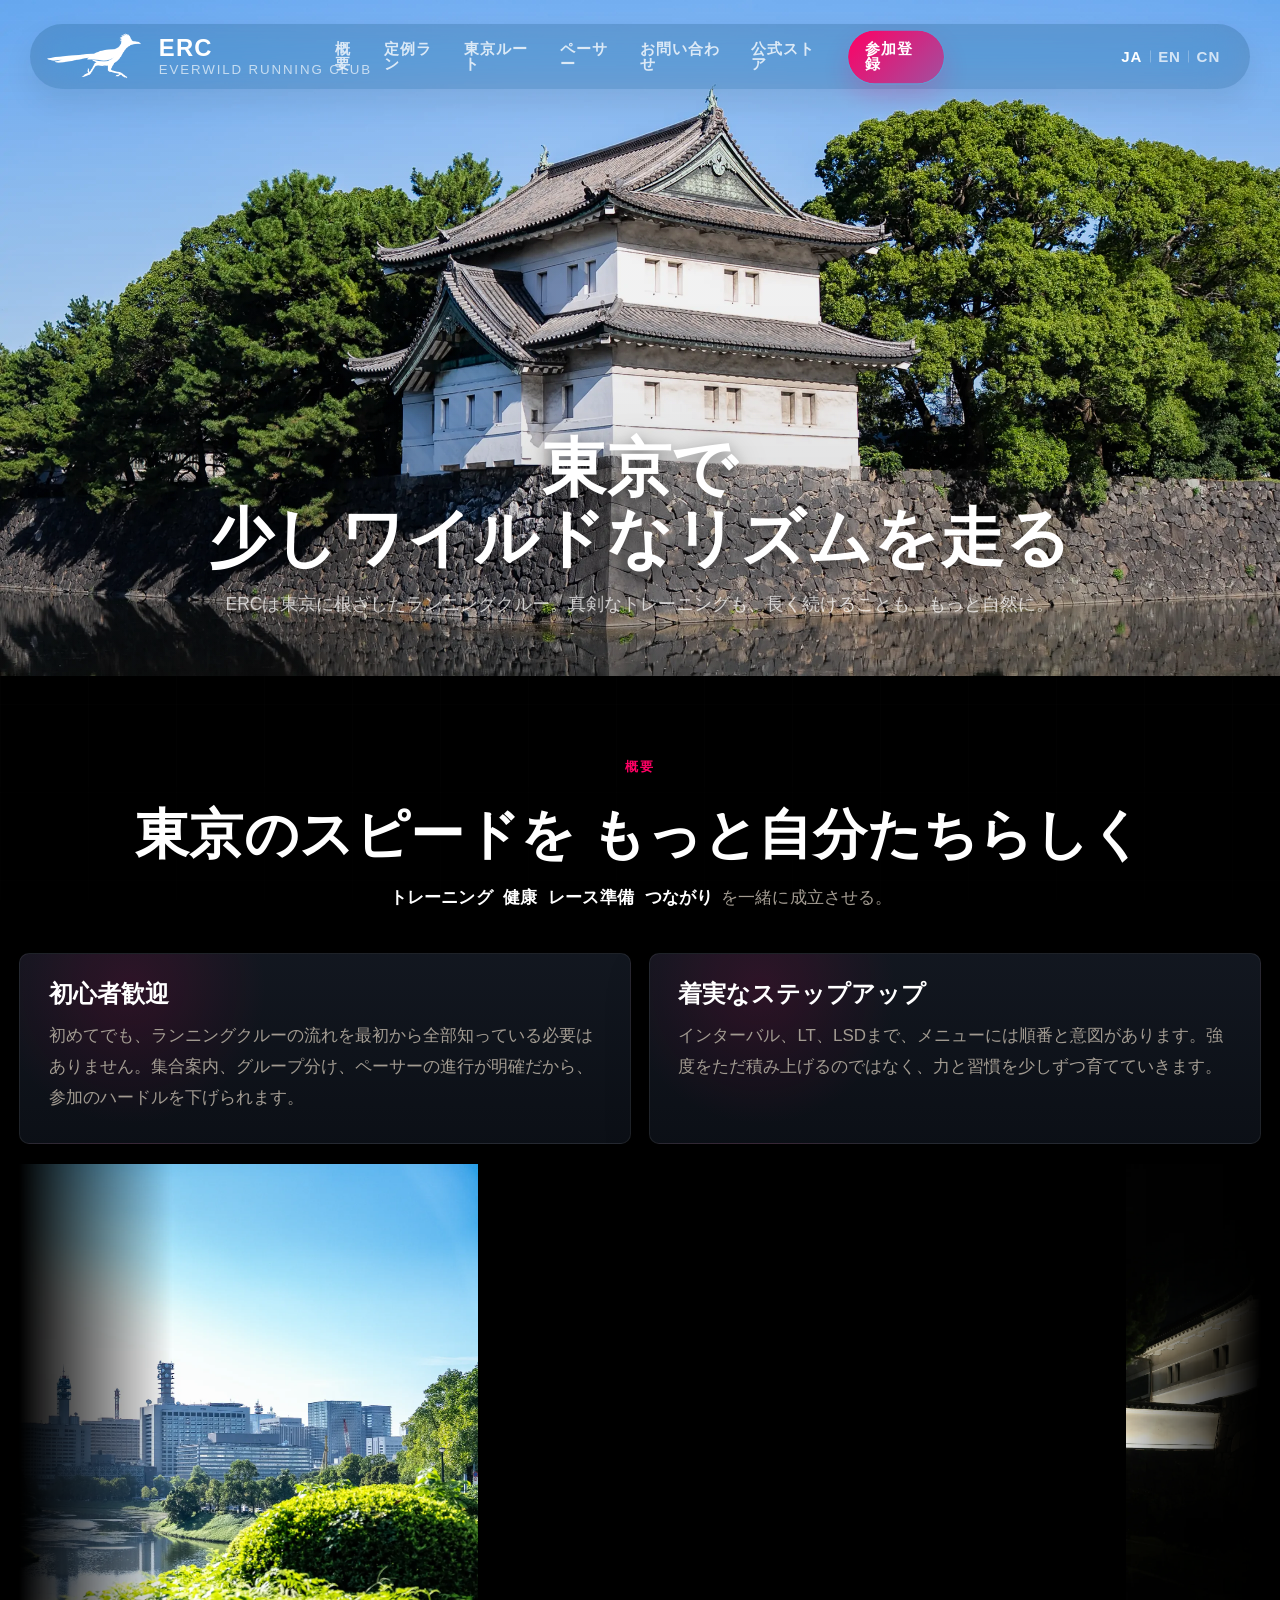
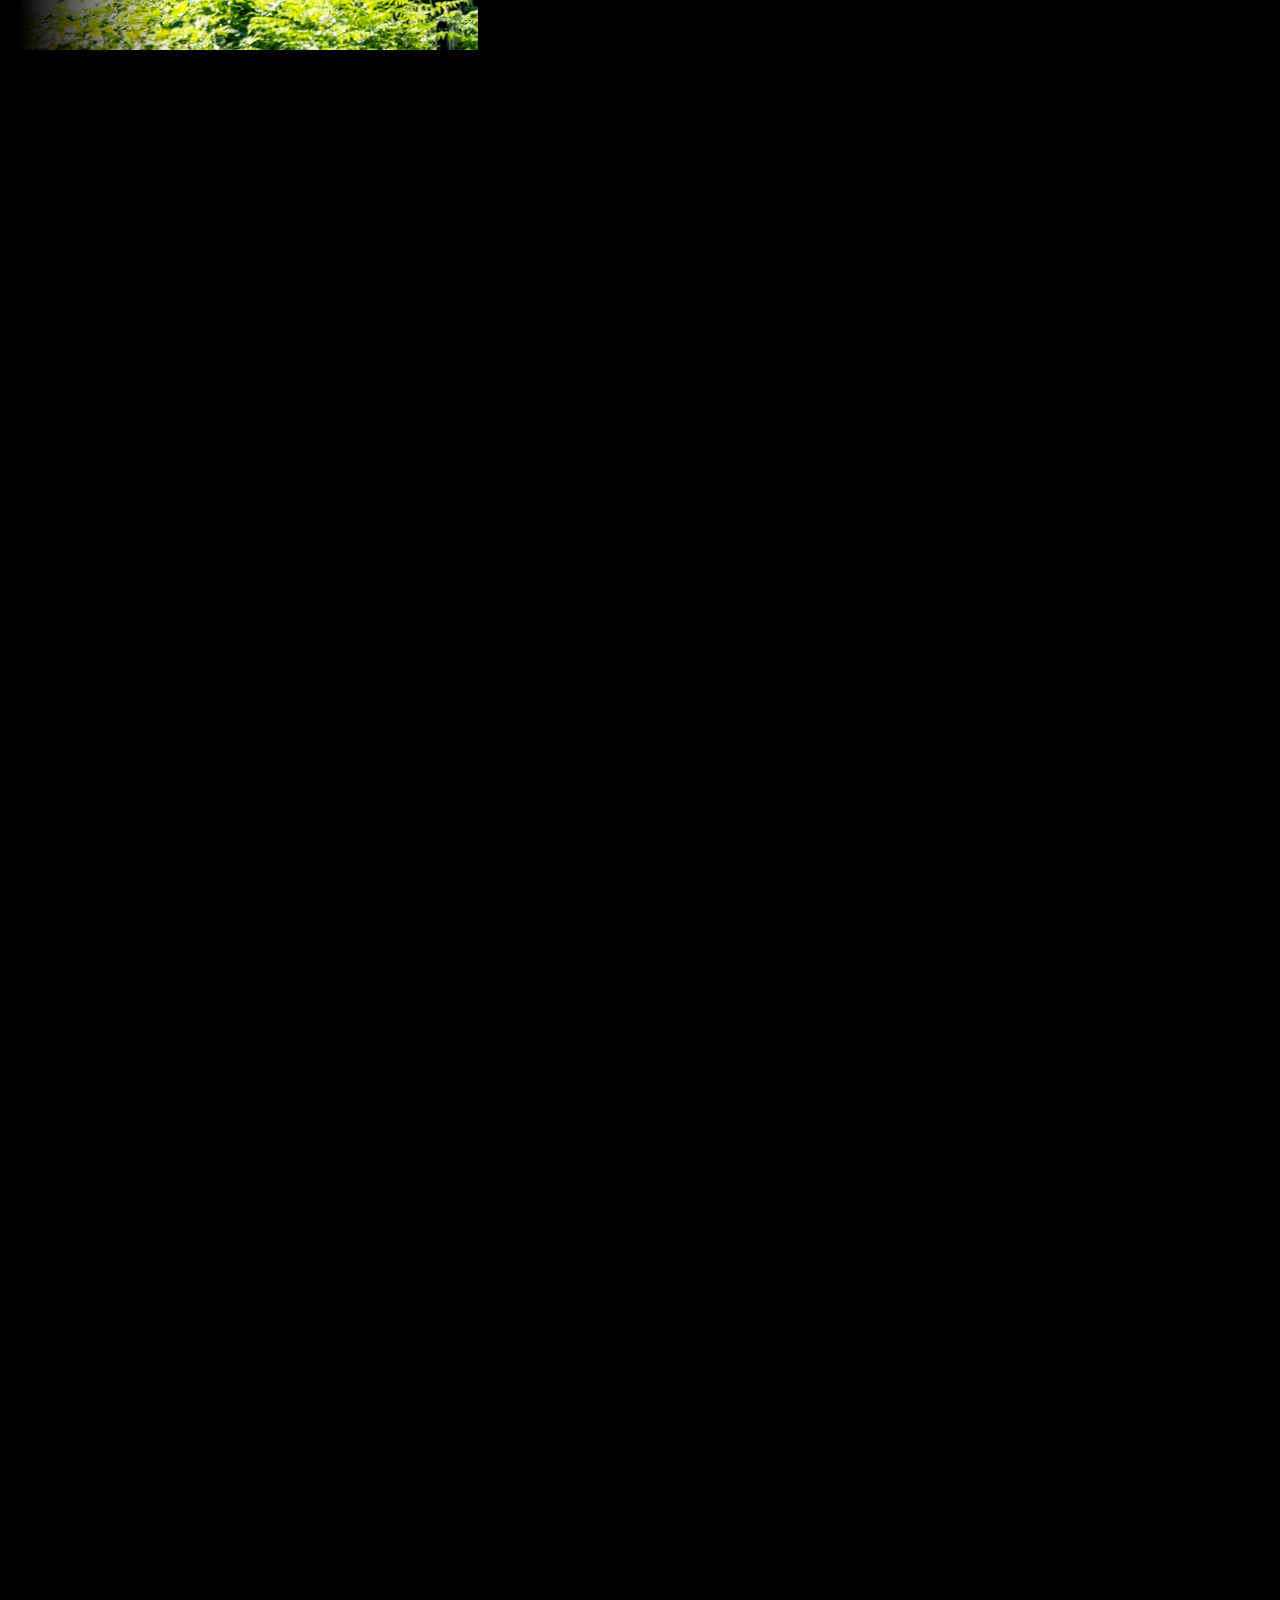
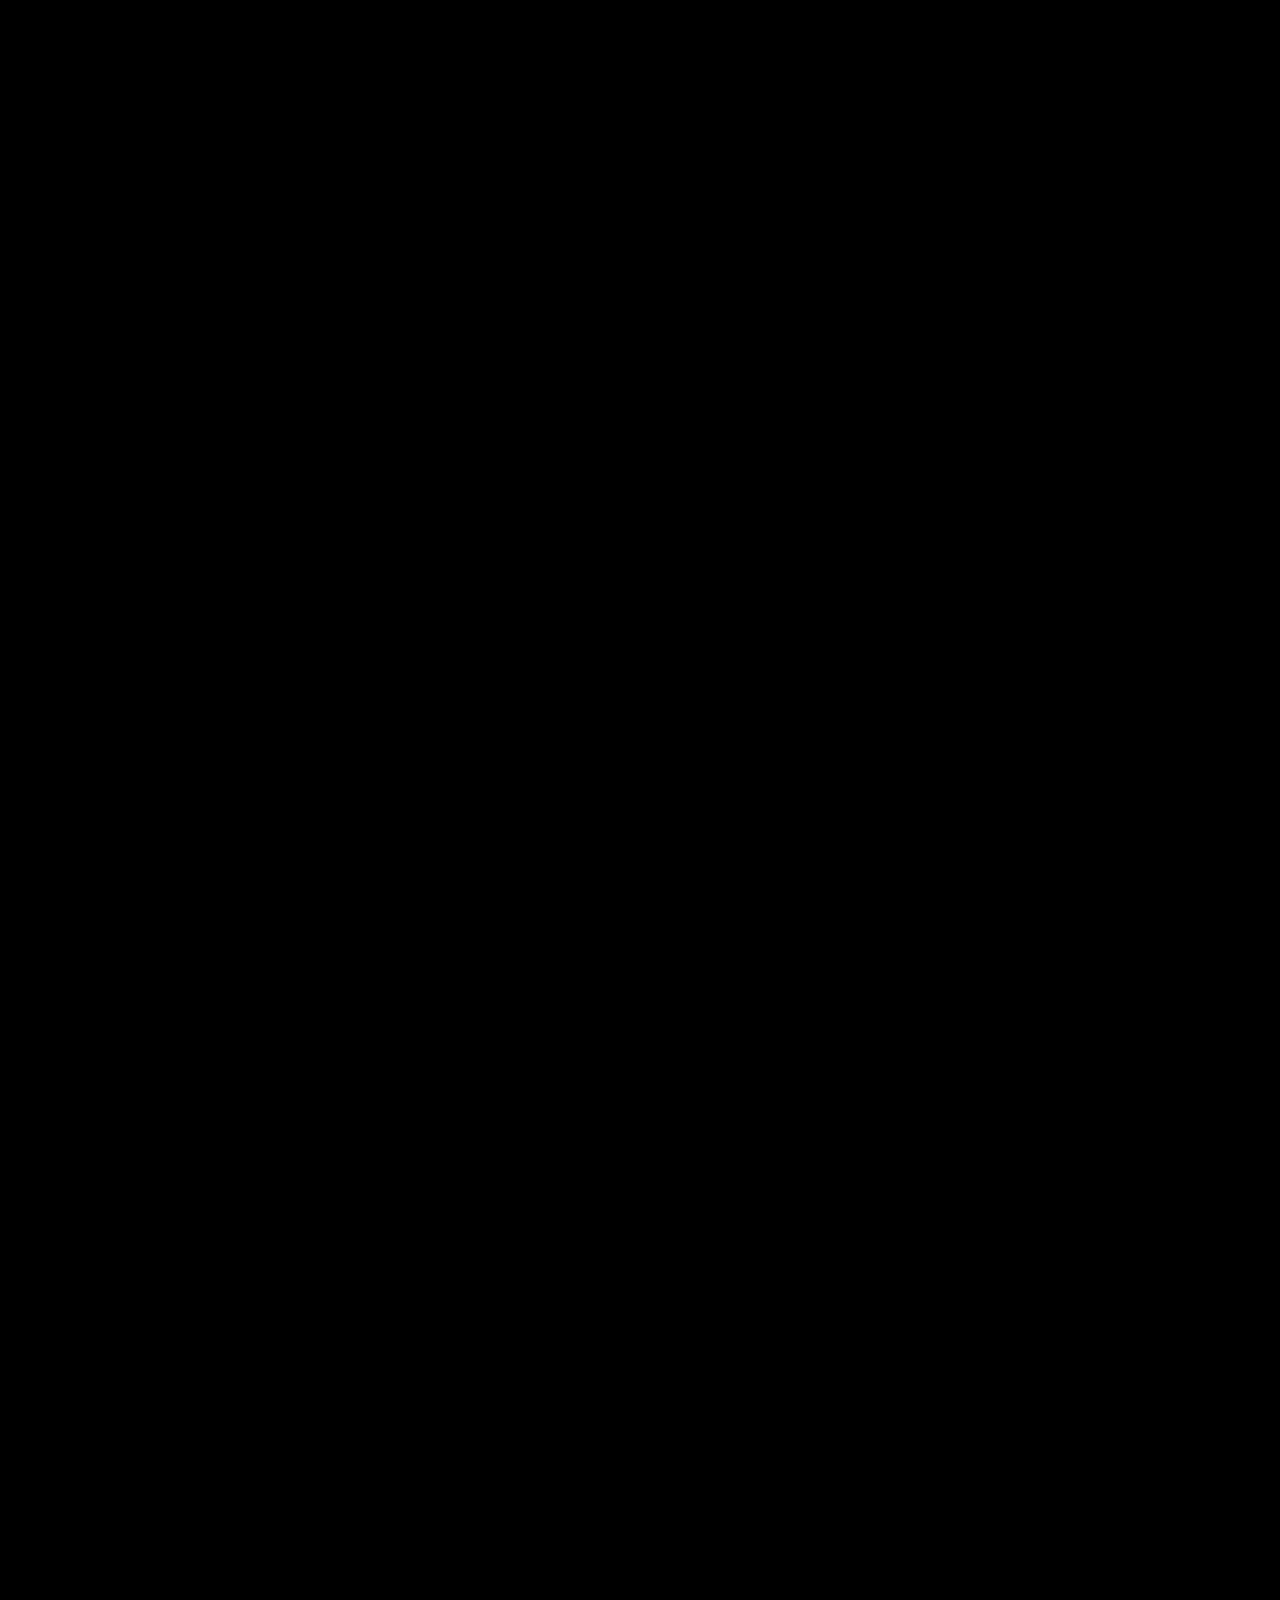
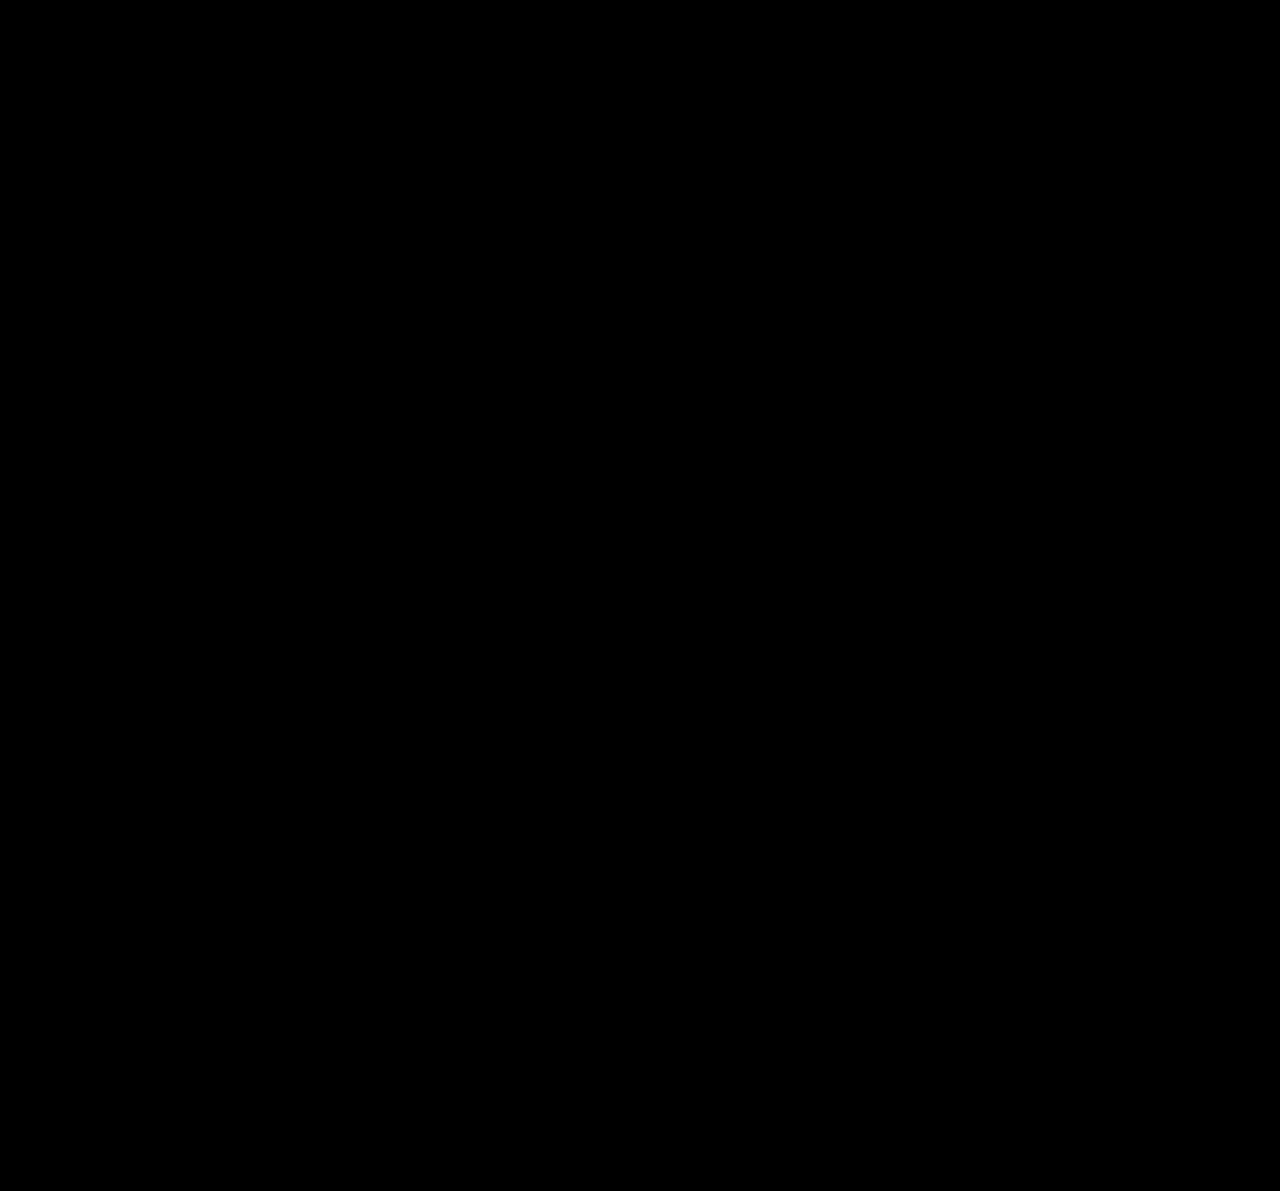
<file: index.html>
﻿<!DOCTYPE html>
<html lang="ja">
<head>
  <meta charset="UTF-8">
  <meta name="viewport" content="width=device-width, initial-scale=1.0">
  <meta name="description" content="Everwild Running Club is a Tokyo running crew built around structured sessions, pace groups, and long-term consistency.">
  <meta name="theme-color" content="#07090d">
  <title>EVERWILD · Running Club</title>
  <link rel="canonical" href="https://www.everwild-runningclub.com/">
  <link rel="icon" type="image/png" sizes="512x512" href="./assets/images/logo/favicon-white-square.png">
  <link rel="apple-touch-icon" href="./assets/images/logo/favicon-white-square.png">
  <meta property="og:type" content="website">
  <meta property="og:site_name" content="EVERWILD">
  <meta property="og:title" content="EVERWILD · Running Club">
  <meta property="og:description" content="A Tokyo running crew built around structured sessions, pace groups, and long-term consistency.">
  <meta property="og:url" content="https://www.everwild-runningclub.com/">
  <meta property="og:image" content="https://www.everwild-runningclub.com/assets/images/logo/everwild-horizontal-white.png">
  <meta name="twitter:card" content="summary">
  <meta name="twitter:title" content="EVERWILD · Running Club">
  <meta name="twitter:description" content="A Tokyo running crew built around structured sessions, pace groups, and long-term consistency.">
  <meta name="twitter:image" content="https://www.everwild-runningclub.com/assets/images/logo/everwild-horizontal-white.png">
  <link rel="stylesheet" href="./assets/css/shared/site-core.css">
  <link rel="stylesheet" href="./assets/css/pages/home.css">
</head>
<body>
  <header class="site-header">
    <div class="shell">
      <a class="brand" href="#top" aria-label="Everwild Running Club">
        <div class="brand-mark">
          <img class="brand-mark-default" src="./assets/images/logo/logo-bird-mark-white-centered.png" alt="ERC logo">
          <img class="brand-mark-hover" src="./assets/images/logo/logo-bird-mark-hot-centered.png" alt="" aria-hidden="true">
        </div>
        <div class="brand-copy">
          <strong>ERC</strong>
          <span data-i18n="brandLine">Everwild Running Club</span>
        </div>
      </a>

      <div class="header-actions">
        <nav class="nav-links" aria-label="Primary navigation">
          <a href="#manifesto" data-i18n="navManifesto">关于我们</a>
          <a href="#schedule" data-i18n="navSchedule">常规活动</a>
          <a href="#routes" data-i18n="navRoutes">东京跑线</a>
          <a href="#pacers" data-i18n="navPacers">配速团队</a>
          <a class="nav-social" href="#join" data-i18n="navSocial">联系我们</a>
          <a href="#shop" data-i18n="navBrands">官方商店</a>
          <a class="nav-signup" href="./signup/index.html" data-i18n="navSignup">立即报名</a>
        </nav>

        <div class="lang-toggle" aria-label="Language switcher">
          <button type="button" class="is-active" data-lang-toggle="ja" aria-pressed="true">JA</button>
          <button type="button" data-lang-toggle="en" aria-pressed="false">EN</button>
          <button type="button" data-lang-toggle="zh" aria-pressed="false">CN</button>
        </div>
      </div>
    </div>
  </header>

  <main id="top">
    <section class="hero">
      <div class="hero-media" data-hero-carousel aria-hidden="true">
        <div class="hero-media-frame">
          <div class="hero-media-track">
            <figure class="hero-slide is-active">
              <img src="./assets/images/hero/hero-1.webp" alt="" loading="eager" fetchpriority="high" decoding="async" width="2560" height="1440">
            </figure>
            <figure class="hero-slide">
              <img src="./assets/images/hero/hero-2.webp" alt="" loading="eager" fetchpriority="low" decoding="async" width="2560" height="1440">
            </figure>
            <figure class="hero-slide">
              <img src="./assets/images/hero/hero-3.webp" alt="" loading="lazy" fetchpriority="low" decoding="async" width="2560" height="1440">
            </figure>
            <figure class="hero-slide">
              <img src="./assets/images/hero/hero-4.webp" alt="" loading="lazy" fetchpriority="low" decoding="async" width="2560" height="1440">
            </figure>
            <figure class="hero-slide">
              <img src="./assets/images/hero/hero-5.webp" alt="" loading="lazy" fetchpriority="low" decoding="async" width="2560" height="1440">
            </figure>
          </div>
        </div>
      </div>

      <div class="hero-grid">
        <div class="hero-copy" data-reveal>
          <h1 data-i18n-html="heroTitle"><span class="hero-line">在东京</span><span class="hero-line">跑出更野一点的节奏</span></h1>
          <p data-i18n="heroBody">ERC 是一个扎根东京的跑团。让认真训练和长期坚持都更容易</p>
        </div>
      </div>
    </section>

    <section id="manifesto">
      <div class="shell">
        <div class="section-intro" data-reveal>
          <div>
            <span class="section-kicker" data-i18n="manifestoKicker">关于我们</span>
            <h2 class="section-title-lockup" data-i18n-html="manifestoTitle">把东京的速度&nbsp;跑得更有风格</h2>
          </div>
          <p class="manifesto-intro-note" data-i18n-html="manifestoClosing">将 <strong>训练</strong> <strong>健康</strong> <strong>备赛</strong> <strong>社交</strong> 四件事一起成立。</p>
        </div>

        <div class="manifesto-grid">
          <div class="manifesto-card-grid">
            <article class="manifesto-card" data-reveal>
              <h3 data-i18n="manifestoCardTitleOne">新手友好</h3>
              <p data-i18n="manifestoCardBodyOne">第一次参加也不需要先懂一整套跑团规则。清楚的集合说明、分组节奏和领跑带队，会让加入这件事更轻松。</p>
            </article>

            <article class="manifesto-card" data-reveal>
              <h3 data-i18n="manifestoCardTitleTwo">科学进阶</h3>
              <p data-i18n="manifestoCardBodyTwo">从间歇、阈值到 LSD，训练安排有层次也有逻辑。不是一味堆强度，而是让能力和习惯都能一步步长出来。</p>
            </article>
          </div>

          <div class="manifesto-gallery" data-reveal>
            <div class="manifesto-carousel" data-manifesto-carousel>
              <div class="manifesto-carousel-frame">
                <div class="manifesto-carousel-track">
                  <figure class="manifesto-slide is-active" style="--slide-ratio: 2 / 3;">
                    <img src="./assets/images/about/about-1.webp" alt="" loading="lazy" decoding="async" width="1201" height="1800">
                  </figure>
                  <figure class="manifesto-slide" style="--slide-ratio: 2 / 3;">
                    <img src="./assets/images/about/about-2.webp" alt="" loading="lazy" decoding="async" width="1201" height="1800">
                  </figure>
                  <figure class="manifesto-slide" style="--slide-ratio: 2 / 3;">
                    <img src="./assets/images/about/about-3.webp" alt="" loading="lazy" decoding="async" width="1201" height="1800">
                  </figure>
                  <figure class="manifesto-slide" style="--slide-ratio: 2 / 3;">
                    <img src="./assets/images/about/about-4.webp" alt="" loading="lazy" decoding="async" width="1200" height="1800">
                  </figure>
                  <figure class="manifesto-slide" style="--slide-ratio: 3 / 2;">
                    <img src="./assets/images/about/about-5.webp" alt="" loading="lazy" decoding="async" width="2000" height="1333">
                  </figure>
                </div>
              </div>

            </div>
          </div>
        </div>
      </div>
    </section>

    <section class="schedule-section" id="schedule">
      <div class="shell">
        <div class="section-intro" data-reveal>
          <div>
            <span class="section-kicker" data-i18n="scheduleKicker">常规活动</span>
            <h2 class="section-title-lockup" data-i18n-html="scheduleTitle">一周五种节奏<br>让训练保持连续</h2>
          </div>
          <p data-i18n="scheduleBody">领跑带队 + 分组进行，让训练质量和加入体验同时成立。</p>
        </div>

        <div class="schedule-grid">
          <article class="schedule-item is-dark" data-reveal>
            <div class="schedule-card">
              <div class="schedule-visual">
                <img src="./assets/images/runs/interval-run.jpg" alt="Interval run session" loading="lazy" width="540" height="801">
              </div>
            </div>
            <div class="schedule-copy">
              <h3 data-i18n="scheduleCardTitleOne">间歇跑</h3>
              <p data-i18n="scheduleCardBodyOne">周二在代代木公园进行间歇跑，适合速度刺激、跑姿控制和更有结构的速度训练。</p>
              <div class="schedule-meta">
                <span class="schedule-day-tag" data-i18n="scheduleDayOne">Tuesday</span>
                <span data-i18n="scheduleMetaOneA">代代木公园</span>
                <span data-i18n="scheduleMetaOneB">19:30 / 约 2 小时</span>
              </div>
            </div>
          </article>

          <article class="schedule-item" data-reveal>
            <div class="schedule-card">
              <div class="schedule-visual">
                <img src="./assets/images/runs/threshold-run.jpg" alt="Threshold run session" loading="lazy" width="540" height="801">
              </div>
            </div>
            <div class="schedule-copy">
              <h3 data-i18n="scheduleCardTitleTwo">乳酸阈值跑</h3>
              <p data-i18n="scheduleCardBodyTwo">周四在皇居做乳酸阈值跑，让持续输出、节奏控制和比赛准备更扎实。</p>
              <div class="schedule-meta">
                <span class="schedule-day-tag" data-i18n="scheduleDayTwo">Thursday</span>
                <span data-i18n="scheduleMetaTwoA">皇居</span>
                <span data-i18n="scheduleMetaTwoB">19:30 / 约 2 小时</span>
              </div>
            </div>
          </article>

          <article class="schedule-item" data-reveal>
            <div class="schedule-card">
              <div class="schedule-visual">
                <img src="./assets/images/runs/social-run.jpg" alt="Social run session" loading="lazy" width="540" height="801">
              </div>
            </div>
            <div class="schedule-copy">
              <h3 data-i18n="scheduleCardTitleThree">欢乐跑</h3>
              <p data-i18n="scheduleCardBodyThree">周五皇居欢乐跑把社交和恢复感加回来，适合一周收尾，也适合第一次感受 ERC 氛围。</p>
              <div class="schedule-meta">
                <span class="schedule-day-tag" data-i18n="scheduleDayThree">Friday</span>
                <span data-i18n="scheduleMetaThreeA">皇居</span>
                <span data-i18n="scheduleMetaThreeB">19:30 / 约 2 小时</span>
              </div>
            </div>
          </article>

          <article class="schedule-item is-dark" data-reveal>
            <div class="schedule-card">
              <div class="schedule-visual">
                <img src="./assets/images/runs/lsd-run.jpg" alt="LSD session" loading="lazy" width="540" height="801">
              </div>
            </div>
            <div class="schedule-copy">
              <h3 data-i18n="scheduleCardTitleFour">LSD</h3>
              <p data-i18n="scheduleCardBodyFour">周六白天安排东京周边 LSD，把有氧底子和耐力容量拉起来，也让队伍在更开阔的场景里一起移动。</p>
              <div class="schedule-meta">
                <span class="schedule-day-tag" data-i18n="scheduleDayFour">Saturday</span>
                <span data-i18n="scheduleMetaFourA">东京周边</span>
                <span data-i18n="scheduleMetaFourB">白天进行</span>
              </div>
            </div>
          </article>

          <article class="schedule-item" data-reveal>
            <div class="schedule-card">
              <div class="schedule-visual">
                <img src="./assets/images/runs/beginner-run.jpg" alt="Beginner run session" loading="lazy" width="540" height="801">
              </div>
            </div>
            <div class="schedule-copy">
              <h3 data-i18n="scheduleCardTitleFive">新人募集跑</h3>
              <p data-i18n="scheduleCardBodyFive">周六白天也安排皇居新人募集跑，让第一次加入的人能在更友好的节奏里认识 ERC、认识路线、认识队友。</p>
              <div class="schedule-meta">
                <span class="schedule-day-tag" data-i18n="scheduleDayFive">Saturday</span>
                <span data-i18n="scheduleMetaFiveA">皇居</span>
                <span data-i18n="scheduleMetaFiveB">白天进行</span>
              </div>
            </div>
          </article>
        </div>
      </div>
    </section>

    <section class="route-section" id="routes">
      <div class="shell">
        <div class="section-intro" data-reveal>
          <div>
            <span class="section-kicker" data-i18n="routesKicker">东京跑线</span>
            <h2 class="section-title-lockup" data-i18n-html="routesTitle">在皇居提速<br>在代代木呼吸</h2>
          </div>
          <p data-i18n="routesBody">这两个场地已经足够构成 ERC 的训练地图。代代木偏速度刺激与热身空间，皇居偏节奏推进与稳定输出，两者一起构成东京跑团最容易被记住的场景。</p>
        </div>

        <div class="route-grid">
          <article class="route-card route-card--imperial" data-reveal>
            <span class="route-label" data-i18n="routeLabelOne">地点 01</span>
            <h3 data-i18n-html="routeTitleOne">Imperial<br>Palace</h3>
            <p data-i18n="routeBodyOne">皇居是 ERC 的稳定主场，承接周四乳酸阈值跑、周五欢乐跑以及周六新人募集跑。它兼具东京标识性和训练秩序感。</p>
          </article>

          <article class="route-card route-card--yoyogi" data-reveal>
            <span class="route-label" data-i18n="routeLabelTwo">地点 02</span>
            <h3 data-i18n-html="routeTitleTwo">代代木公园</h3>
            <p data-i18n="routeBodyTwo">代代木公园承接周二间歇跑，是更灵活、更开阔、也更适合做速度刺激的场地。它让 ERC 除了稳定的城市秩序感之外，也保留更轻更快的呼吸感。</p>
          </article>
        </div>
      </div>
    </section>

    <section class="pacer-section" id="pacers">
      <div class="shell">
        <div class="section-intro" data-reveal>
          <div>
            <span class="section-kicker" data-i18n="pacersKicker">配速团队</span>
            <h2 data-i18n-html="pacersTitle">把节奏带出来<br>把队伍带起来</h2>
          </div>
          <p data-i18n="pacersBody">在 ERC，pacer 的意义不是站在最前面拍照，而是把节奏、分组、安全感和活动体验真的组织起来。当前这版先用角色型介绍，之后你给我真实姓名、照片和配速能力，我就能替换成正式人物页。</p>
        </div>

        <div class="pacer-grid">
          <article class="pacer-card" data-reveal>
            <h3 data-i18n-html="pacerTitleOne">Interval<br>Pacer</h3>
            <p data-i18n="pacerBodyOne">负责周二代代木间歇跑的带队和分组，让每一组都知道热身、主训练和恢复该怎么推进。</p>
            <div class="pacer-tags">
              <span data-i18n="pacerTagOneA">Tuesday</span>
              <span data-i18n="pacerTagOneB">Yoyogi</span>
              <span data-i18n="pacerTagOneC">Speed Work</span>
            </div>
          </article>

          <article class="pacer-card" data-reveal>
            <h3 data-i18n-html="pacerTitleTwo">Threshold<br>Pacer</h3>
            <p data-i18n="pacerBodyTwo">负责周四皇居乳酸阈值跑的节奏控制，避免整队跑得过猛，也让训练更接近真正可持续的阈值刺激。</p>
            <div class="pacer-tags">
              <span data-i18n="pacerTagTwoA">Thursday</span>
              <span data-i18n="pacerTagTwoB">Imperial</span>
              <span data-i18n="pacerTagTwoC">Tempo</span>
            </div>
          </article>

          <article class="pacer-card" data-reveal>
            <h3 data-i18n-html="pacerTitleThree">Social<br>Pacer</h3>
            <p data-i18n="pacerBodyThree">负责周五皇居欢乐跑，让一周的训练在更轻松、更欢迎聊天的氛围里收尾，也最适合带第一次来的成员融入。</p>
            <div class="pacer-tags">
              <span data-i18n="pacerTagThreeA">Friday</span>
              <span data-i18n="pacerTagThreeB">皇居</span>
              <span data-i18n="pacerTagThreeC">Conversation Pace</span>
            </div>
          </article>

          <article class="pacer-card" data-reveal>
            <h3 data-i18n-html="pacerTitleFour">LSD<br>领跑员</h3>
            <p data-i18n="pacerBodyFour">负责周六 LSD 分组和长距离节奏控制，让长距离队伍保持更稳定的执行。</p>
            <div class="pacer-tags">
              <span data-i18n="pacerTagFourA">Saturday</span>
              <span data-i18n="pacerTagFourB">东京周边</span>
              <span data-i18n="pacerTagFourC">Long Run</span>
            </div>
          </article>
        </div>
      </div>
    </section>

    <section class="join-section" id="join">
      <div class="shell">
        <div class="contact-stage" data-reveal>
          <span class="section-kicker contact-kicker" data-i18n="joinKicker">联系我们</span>
          <div class="contact-icons">
            <a class="contact-icon contact-icon--xhs" href="https://www.xiaohongshu.com/user/profile/6888df4600000000280300a7" target="_blank" rel="noreferrer" aria-label="Xiaohongshu"></a>
            <a class="contact-icon contact-icon--ins" href="https://www.instagram.com/everwildrunningclub" target="_blank" rel="noreferrer" aria-label="Instagram"></a>
            <a class="contact-icon contact-icon--threads" href="https://www.threads.com/@everwildrunningclub" target="_blank" rel="noreferrer" aria-label="Threads"></a>
            <a class="contact-icon contact-icon--tiktok" href="https://www.tiktok.com/@everwildrunningclub" target="_blank" rel="noreferrer" aria-label="TikTok"></a>
            <span class="contact-icon contact-icon--x" aria-label="X"></span>
            <a class="contact-icon contact-icon--youtube" href="https://youtube.com/@everwildrunningclub" target="_blank" rel="noreferrer" aria-label="YouTube"></a>
          </div>
        </div>
      </div>
    </section>

    <section class="brands-section" id="shop">
      <div class="shell">
        <div class="brands-stage">
          <span class="section-kicker brands-kicker" data-i18n="shopKicker" data-reveal>官方商店</span>

          <div class="brand-network brand-network--shop">
            <div class="brand-node brand-node--gear brand-node--shop" data-reveal>
              <div class="brand-visual">
                <img src="./assets/images/logo/everwild-gear-horizontal-white.png" alt="EVERWILD G.E.A.R. logo" loading="lazy" decoding="async">
              </div>
            </div>
          </div>
        </div>
      </div>
    </section>

    <section class="signup-section" id="signup">
      <div class="shell">
        <div class="signup-card" data-reveal>
          <div class="signup-card-copy">
            <span class="section-kicker signup-card-kicker" data-i18n="signupKicker">立即报名</span>
            <h2 class="signup-title" data-i18n-html="signupTitle"><span class="section-title-line">和 ERC 一起开跑</span></h2>
            <p data-i18n="signupBody">填写独立报名页，留下基础信息和训练目标。我们会按活动节奏和分组方式，帮你更顺地加入第一场活动。</p>
          </div>

          <div class="signup-actions signup-card-actions">
            <a class="button button-secondary" href="#schedule" data-i18n="signupBrowse">查看活动</a>
            <a class="button button-primary" href="./signup/index.html" data-i18n="signupPrimary">立即报名</a>
          </div>
        </div>
      </div>
    </section>

    <section class="partners-section" id="partners">
      <div class="shell">
        <div class="partners-stage">
          <span class="section-kicker partners-kicker" data-i18n="partnersKicker" data-reveal>合作伙伴</span>

          <div class="partner-network">
            <a class="partner-link" href="https://www.nedao.com/" target="_blank" rel="noreferrer" aria-label="NEDAO" data-reveal>
              <img src="./assets/images/logo/nedao.avif" alt="NEDAO logo" loading="lazy" decoding="async">
            </a>
          </div>
        </div>
      </div>
    </section>

    <section class="brands-section" id="brands">
      <div class="shell">
        <div class="brands-stage">
          <span class="section-kicker brands-kicker" data-i18n="brandsKicker" data-reveal>品牌矩阵</span>

          <div class="brand-network">
            <div class="brand-node brand-node--core" data-reveal>
              <div class="brand-visual">
                <img src="./assets/images/logo/everwild-horizontal-white.png" alt="EVERWILD logo" loading="lazy" decoding="async">
              </div>
            </div>

            <span class="brand-divider" aria-hidden="true"></span>

            <div class="brand-node brand-node--gear" data-reveal>
              <div class="brand-visual">
                <img src="./assets/images/logo/everwild-gear-horizontal-white.png" alt="EVERWILD G.E.A.R. logo" loading="lazy" decoding="async">
              </div>
            </div>

            <span class="brand-divider" aria-hidden="true"></span>

            <div class="brand-node brand-node--club" data-reveal>
              <div class="brand-visual brand-visual--club">
                <img class="brand-card-mark" src="./assets/images/logo/logo-bird-mark-white-centered.png" alt="" loading="lazy" decoding="async">
                <div class="brand-card-club-lockup">
                  <strong>EVERWILD</strong>
                  <span>Running Club</span>
                </div>
              </div>
            </div>
          </div>
        </div>
      </div>
    </section>
  </main>

  <footer class="site-footer">
    <div class="footer-bar">
      <div class="footer-branding">
        <span class="footer-overline" data-i18n="footerBrandTitle">EVERWILD · Everwild Running Club</span>
        <span class="footer-brand">
          <span data-i18n="footerLeft">© 2026 EVERWILD株式会社. All Rights Reserved.</span>
        </span>
      </div>
      <div class="footer-links">
        <div class="footer-group">
          <span class="footer-group-title" data-i18n="footerContactTitle">联系方式</span>
          <div class="footer-link-list">
            <a class="footer-link" href="mailto:everwildrunningclub@gmail.com" data-i18n="footerContactEmail">everwildrunningclub@gmail.com</a>
          </div>
          <span class="footer-group-title" data-i18n="footerBizTitle">商务合作</span>
          <div class="footer-link-list">
            <a class="footer-link" href="mailto:everwild.global@gmail.com" data-i18n="footerBizEmail">everwild.global@gmail.com</a>
          </div>
        </div>
        <div class="footer-group">
          <span class="footer-group-title" data-i18n="footerLegalTitle">法务信息</span>
          <div class="footer-link-list">
            <a class="footer-link" href="./legal/index.html" data-i18n="footerLegalLink">查看法务信息</a>
          </div>
        </div>
        <div class="footer-group">
          <span class="footer-group-title" data-i18n="footerPolicyTitle">隐私与条款</span>
          <div class="footer-link-list">
            <a class="footer-link" href="./privacy/index.html" data-i18n="footerPrivacy">隐私政策</a>
            <a class="footer-link" href="./terms/index.html" data-i18n="footerTerms">使用条款</a>
          </div>
        </div>
      </div>
    </div>
  </footer>

  <script src="./assets/js/shared/site-i18n.js"></script>
  <script src="./assets/js/pages/home.js"></script>
</body>
</html>
</file>
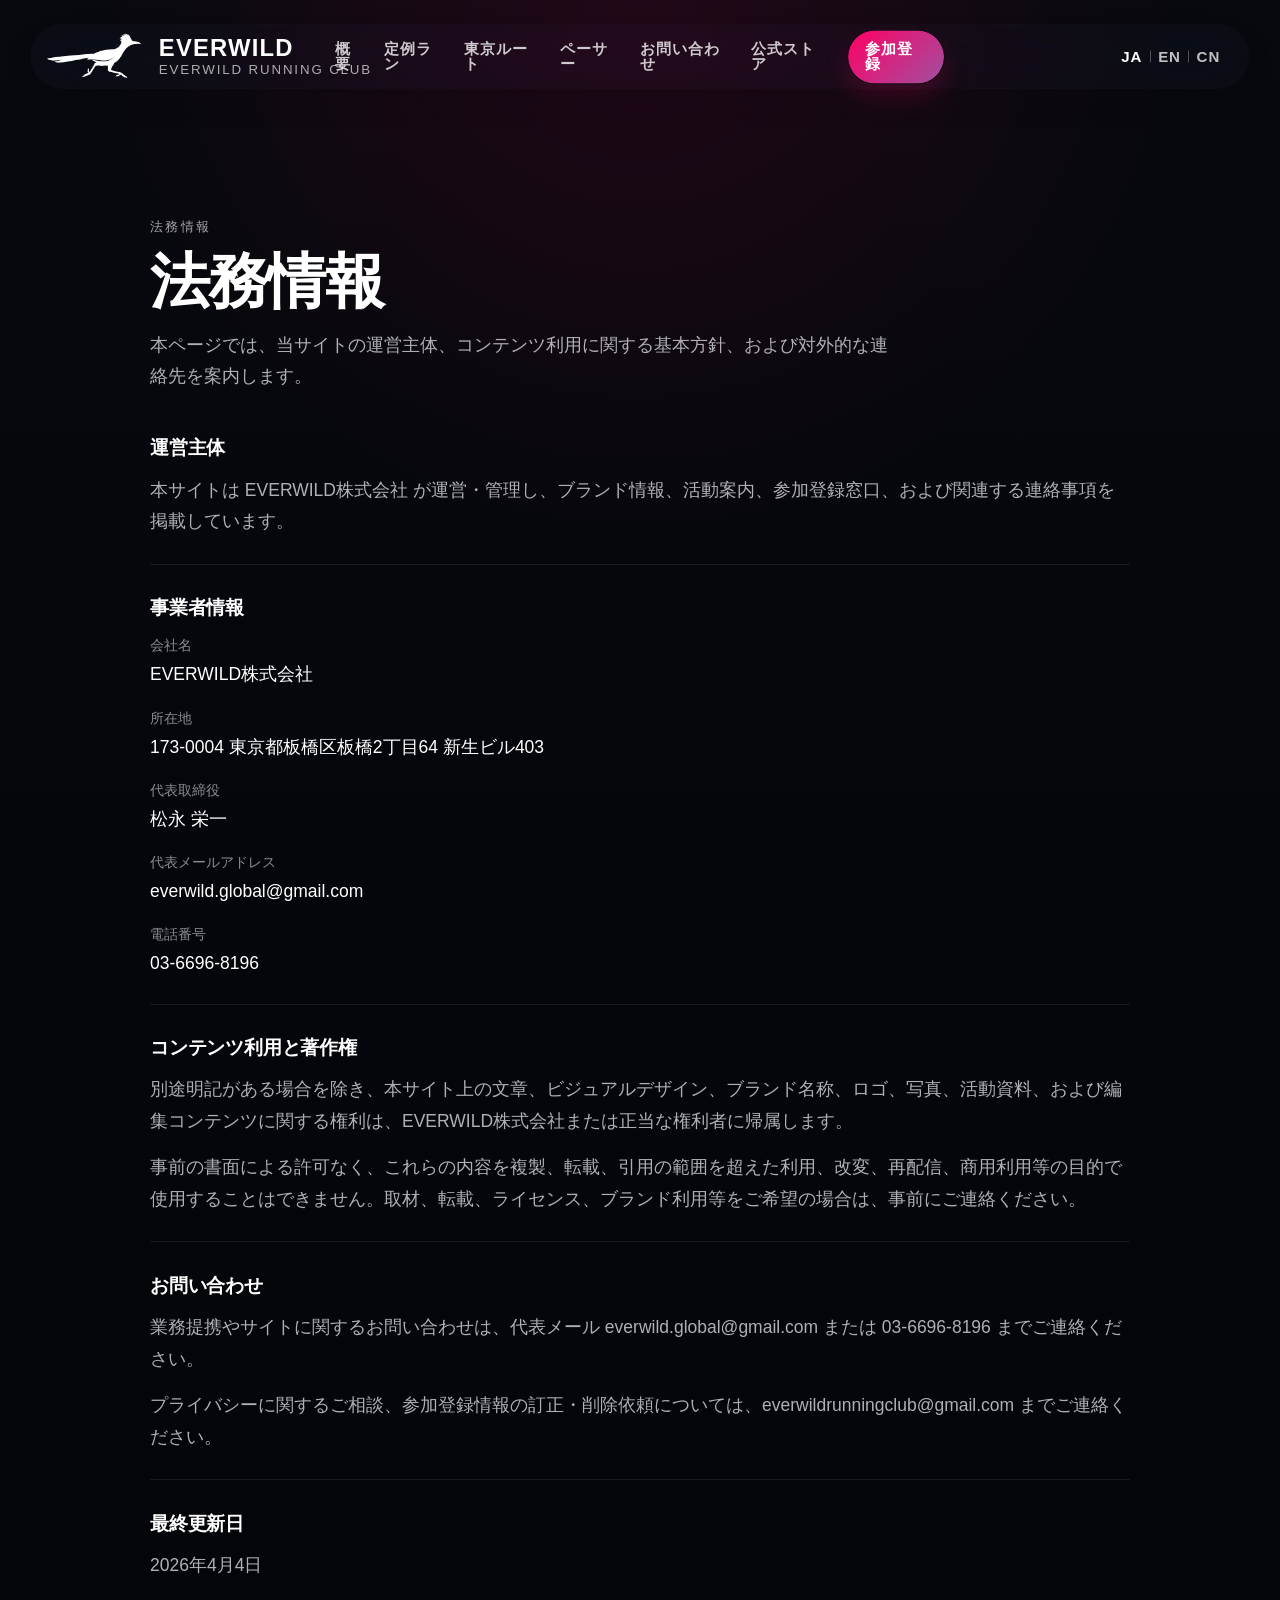
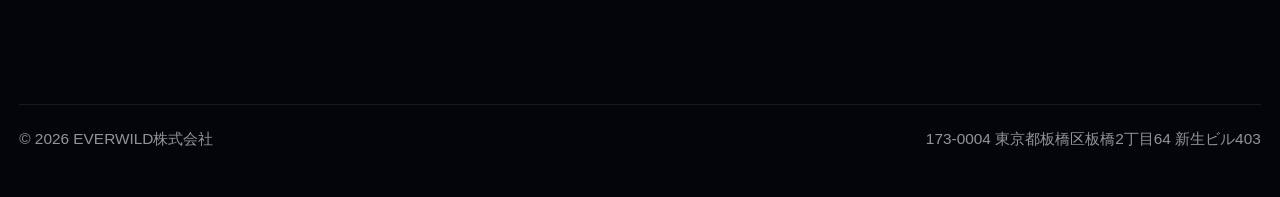
<file: legal/index.html>
﻿<!DOCTYPE html>
<html lang="ja">
<head>
  <meta charset="UTF-8">
  <meta name="viewport" content="width=device-width, initial-scale=1.0">
  <meta name="description" content="EVERWILD の運営主体、連絡先、ブランド使用に関する基本情報をまとめた法務情報ページです。">
  <meta name="theme-color" content="#07090d">
  <title>EVERWILD · 法務情報</title>
  <link rel="canonical" href="https://www.everwild-runningclub.com/legal/">
  <link rel="icon" type="image/png" sizes="512x512" href="../assets/images/logo/favicon-white-square.png">
  <link rel="apple-touch-icon" href="../assets/images/logo/favicon-white-square.png">
  <meta property="og:type" content="website">
  <meta property="og:site_name" content="EVERWILD">
  <meta property="og:title" content="EVERWILD · 法務情報">
  <meta property="og:description" content="EVERWILD の運営主体、連絡先、ブランド使用に関する基本情報をまとめた法務情報ページです。">
  <meta property="og:url" content="https://www.everwild-runningclub.com/legal/">
  <meta property="og:image" content="https://www.everwild-runningclub.com/assets/images/logo/everwild-horizontal-white.png">
  <meta name="twitter:card" content="summary">
  <meta name="twitter:title" content="EVERWILD · 法務情報">
  <meta name="twitter:description" content="EVERWILD の運営主体、連絡先、ブランド使用に関する基本情報をまとめた法務情報ページです。">
  <meta name="twitter:image" content="https://www.everwild-runningclub.com/assets/images/logo/everwild-horizontal-white.png">
  <link rel="stylesheet" href="../assets/css/shared/site-core.css">
  <link rel="stylesheet" href="../assets/css/pages/legal.css">
</head>
<body>
  <header class="site-header">
    <div class="shell">
      <a class="brand" href="../index.html">
        <span class="brand-mark" aria-hidden="true">
          <img class="brand-mark-default" src="../assets/images/logo/logo-bird-mark-white-centered.png" alt="ERC logo">
          <img class="brand-mark-hover" src="../assets/images/logo/logo-bird-mark-hot-centered.png" alt="">
        </span>
        <span class="brand-copy">
          <strong>EVERWILD</strong>
          <span data-i18n="brandLine">Everwild Running Club</span>
        </span>
      </a>

      <div class="header-actions">
        <nav class="nav-links" aria-label="Primary">
          <a class="nav-link" href="../index.html#manifesto" data-i18n="navManifesto">关于我们</a>
          <a class="nav-link" href="../index.html#schedule" data-i18n="navSchedule">常规活动</a>
          <a class="nav-link" href="../index.html#routes" data-i18n="navRoutes">东京跑线</a>
          <a class="nav-link" href="../index.html#pacers" data-i18n="navPacers">配速团队</a>
          <a class="nav-link nav-social" href="../index.html#join" data-i18n="navSocial">联系我们</a>
          <a class="nav-link" href="../index.html#shop" data-i18n="navBrands">官方商店</a>
          <a class="nav-link nav-signup" href="../signup/index.html" data-i18n="navSignup">立即报名</a>
        </nav>

        <div class="lang-toggle" aria-label="Language switch">
          <button type="button" class="is-active" data-lang-toggle="ja" aria-pressed="true">JA</button>
          <button type="button" data-lang-toggle="en" aria-pressed="false">EN</button>
          <button type="button" data-lang-toggle="zh" aria-pressed="false">CN</button>
        </div>
      </div>
    </div>
  </header>

  <main>
    <section class="legal-hero">
      <div class="legal-shell">
        <span class="legal-kicker" data-i18n="kicker">法务信息</span>
        <h1 class="legal-title" data-i18n="title">法务信息</h1>
        <p class="legal-intro" data-i18n="intro">本页面说明本网站的运营主体、内容使用规则与对外联络方式，便于合作沟通、内容引用及品牌使用时查阅基础信息。</p>
      </div>
    </section>

    <section class="legal-body">
      <div class="legal-shell legal-content">
        <section class="legal-block">
          <h2 data-i18n="operatorTitle">运营主体</h2>
          <p data-i18n="operatorBody">本网站由 EVERWILD株式会社负责运营与管理，用于展示品牌信息、活动内容、报名入口及相关联络说明。</p>
        </section>

        <section class="legal-block">
          <h2 data-i18n="detailsTitle">运营主体信息</h2>
          <dl class="legal-definition">
            <div>
              <dt data-i18n="companyLabel">公司正式名称</dt>
              <dd data-i18n="companyValue">EVERWILD株式会社</dd>
            </div>
            <div>
              <dt data-i18n="addressLabel">公司地址</dt>
              <dd data-i18n="addressValue">173-0004 東京都板橋区板橋2丁目64 新生ビル403</dd>
            </div>
            <div>
              <dt data-i18n="representativeLabel">代表取締役</dt>
              <dd data-i18n="representativeValue">松永 栄一</dd>
            </div>
            <div>
              <dt data-i18n="siteEmailLabel">官网邮箱</dt>
              <dd data-i18n="siteEmailValue">everwild.global@gmail.com</dd>
            </div>
            <div>
              <dt data-i18n="phoneLabel">联系电话</dt>
              <dd data-i18n="phoneValue">03-6696-8196</dd>
            </div>
          </dl>
        </section>

        <section class="legal-block">
          <h2 data-i18n="contentTitle">内容使用与版权</h2>
          <p data-i18n="contentBodyOne">除另有说明外，本网站中的文字、视觉设计、品牌名称、标识、摄影、活动资料与编辑内容，均归 EVERWILD株式会社或相应权利人所有。</p>
          <p data-i18n="contentBodyTwo">未经事先书面许可，不得以复制、转载、截取、改编、再发布或用于商业宣传等方式使用相关内容。若需媒体引用、内容转载、合作授权或品牌使用，请先联系确认。</p>
        </section>

        <section class="legal-block">
          <h2 data-i18n="contactTitle">对外联络</h2>
          <p data-i18n="contactBodyOne">商务合作与网站相关联系请使用官网邮箱 everwild.global@gmail.com，或致电 03-6696-8196。</p>
          <p data-i18n="contactBodyTwo">涉及隐私咨询、报名信息更正或删除申请，请联系 everwildrunningclub@gmail.com。</p>
        </section>

        <section class="legal-block">
          <h2 data-i18n="updatedTitle">最后更新日</h2>
          <p data-i18n="updatedValue">2026年4月4日</p>
        </section>
      </div>
    </section>
  </main>

  <footer class="legal-footer">
    <div class="shell">
      <span data-i18n="footerLeft">© 2026 EVERWILD株式会社</span>
      <span data-i18n="footerRight">173-0004 東京都板橋区板橋2丁目64 新生ビル403</span>
    </div>
  </footer>

  <script src="../assets/js/shared/site-i18n.js"></script>
  <script src="../assets/js/pages/legal.js"></script>
</body>
</html>
</file>
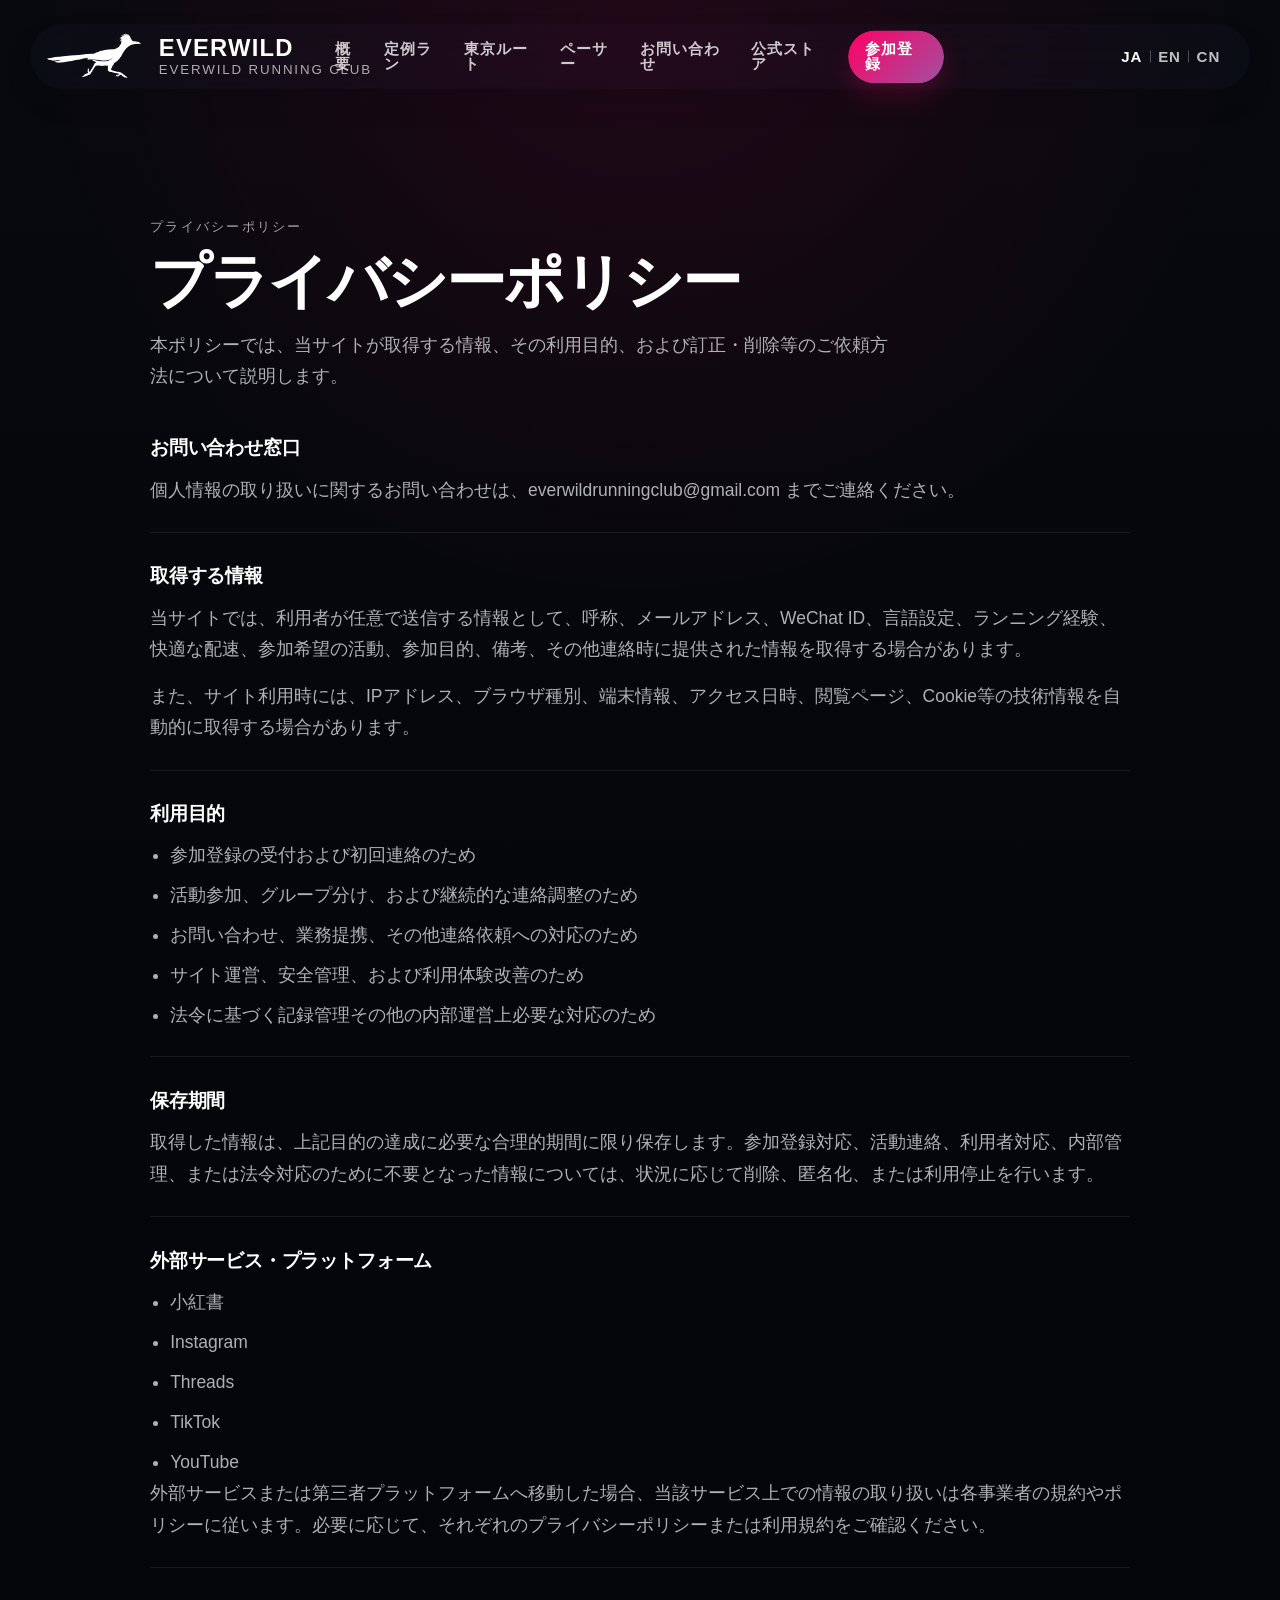
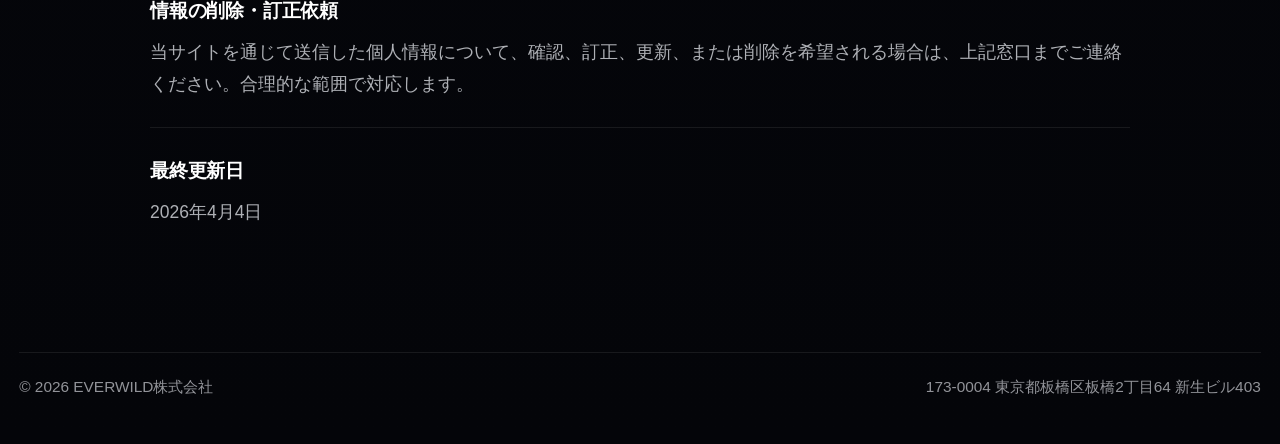
<file: privacy/index.html>
﻿<!DOCTYPE html>
<html lang="ja">
<head>
  <meta charset="UTF-8">
  <meta name="viewport" content="width=device-width, initial-scale=1.0">
  <meta name="description" content="EVERWILD Running Club のプライバシーポリシーです。取得する情報、利用目的、保存方針を案内します。">
  <meta name="theme-color" content="#07090d">
  <title>EVERWILD · プライバシーポリシー</title>
  <link rel="canonical" href="https://www.everwild-runningclub.com/privacy/">
  <link rel="icon" type="image/png" sizes="512x512" href="../assets/images/logo/favicon-white-square.png">
  <link rel="apple-touch-icon" href="../assets/images/logo/favicon-white-square.png">
  <meta property="og:type" content="website">
  <meta property="og:site_name" content="EVERWILD">
  <meta property="og:title" content="EVERWILD · プライバシーポリシー">
  <meta property="og:description" content="EVERWILD Running Club のプライバシーポリシーです。取得する情報、利用目的、保存方針を案内します。">
  <meta property="og:url" content="https://www.everwild-runningclub.com/privacy/">
  <meta property="og:image" content="https://www.everwild-runningclub.com/assets/images/logo/everwild-horizontal-white.png">
  <meta name="twitter:card" content="summary">
  <meta name="twitter:title" content="EVERWILD · プライバシーポリシー">
  <meta name="twitter:description" content="EVERWILD Running Club のプライバシーポリシーです。取得する情報、利用目的、保存方針を案内します。">
  <meta name="twitter:image" content="https://www.everwild-runningclub.com/assets/images/logo/everwild-horizontal-white.png">
  <link rel="stylesheet" href="../assets/css/shared/site-core.css">
  <link rel="stylesheet" href="../assets/css/pages/legal.css">
</head>
<body>
  <header class="site-header">
    <div class="shell">
      <a class="brand" href="../index.html">
        <span class="brand-mark" aria-hidden="true">
          <img class="brand-mark-default" src="../assets/images/logo/logo-bird-mark-white-centered.png" alt="ERC logo">
          <img class="brand-mark-hover" src="../assets/images/logo/logo-bird-mark-hot-centered.png" alt="">
        </span>
        <span class="brand-copy">
          <strong>EVERWILD</strong>
          <span data-i18n="brandLine">Everwild Running Club</span>
        </span>
      </a>

      <div class="header-actions">
        <nav class="nav-links" aria-label="Primary">
          <a class="nav-link" href="../index.html#manifesto" data-i18n="navManifesto">关于我们</a>
          <a class="nav-link" href="../index.html#schedule" data-i18n="navSchedule">常规活动</a>
          <a class="nav-link" href="../index.html#routes" data-i18n="navRoutes">东京跑线</a>
          <a class="nav-link" href="../index.html#pacers" data-i18n="navPacers">配速团队</a>
          <a class="nav-link nav-social" href="../index.html#join" data-i18n="navSocial">联系我们</a>
          <a class="nav-link" href="../index.html#shop" data-i18n="navBrands">官方商店</a>
          <a class="nav-link nav-signup" href="../signup/index.html" data-i18n="navSignup">立即报名</a>
        </nav>

        <div class="lang-toggle" aria-label="Language switch">
          <button type="button" class="is-active" data-lang-toggle="ja" aria-pressed="true">JA</button>
          <button type="button" data-lang-toggle="en" aria-pressed="false">EN</button>
          <button type="button" data-lang-toggle="zh" aria-pressed="false">CN</button>
        </div>
      </div>
    </div>
  </header>

  <main>
    <section class="legal-hero">
      <div class="legal-shell">
        <span class="legal-kicker" data-i18n="kicker">隐私政策</span>
        <h1 class="legal-title" data-i18n="title">隐私政策</h1>
        <p class="legal-intro" data-i18n="intro">本政策说明我们会收集哪些信息、如何使用这些信息，以及你可以如何提出更正或删除请求。</p>
      </div>
    </section>

    <section class="legal-body">
      <div class="legal-shell legal-content">
        <section class="legal-block">
          <h2 data-i18n="contactTitle">咨询邮箱</h2>
          <p data-i18n="contactBody">如需咨询隐私相关事项，请联系 everwildrunningclub@gmail.com。</p>
        </section>

        <section class="legal-block">
          <h2 data-i18n="collectedTitle">收集的信息</h2>
          <p data-i18n="collectedBodyOne">我们可能收集你主动提交的信息，包括但不限于：称呼、电子邮箱、微信号、语言偏好、跑步经历、舒适配速、想参加的活动、参与目标、备注，以及你在联络过程中主动提供的其他信息。</p>
          <p data-i18n="collectedBodyTwo">在网站运行过程中，我们也可能自动收集基础访问数据，例如 IP 地址、浏览器类型、设备信息、访问时间、访问页面及 Cookie 等技术信息。</p>
        </section>

        <section class="legal-block">
          <h2 data-i18n="purposeTitle">使用目的</h2>
          <ul class="legal-list">
            <li data-i18n="purposeOne">处理报名申请与首次联络</li>
            <li data-i18n="purposeTwo">安排活动参与、分组与后续沟通</li>
            <li data-i18n="purposeThree">回复咨询、商务合作或其他联系请求</li>
            <li data-i18n="purposeFour">维护网站运行、安全与体验优化</li>
            <li data-i18n="purposeFive">在符合法律要求的范围内履行记录、管理或内部运营义务</li>
          </ul>
        </section>

        <section class="legal-block">
          <h2 data-i18n="retentionTitle">保存期限</h2>
          <p data-i18n="retentionBody">我们仅在实现前述目的所必需的合理期间内保存相关信息。当信息不再为报名处理、活动联络、客户支持、内部管理或法律合规所必需时，我们将根据实际情况删除、匿名化或停止使用相关信息。</p>
        </section>

        <section class="legal-block">
          <h2 data-i18n="thirdPartyTitle">第三方工具与平台</h2>
          <ul class="legal-list">
            <li data-i18n="platformOne">小红书</li>
            <li data-i18n="platformTwo">Instagram</li>
            <li data-i18n="platformThree">Threads</li>
            <li data-i18n="platformFour">TikTok</li>
            <li data-i18n="platformFive">YouTube</li>
          </ul>
          <p data-i18n="thirdPartyBody">当你跳转至第三方平台或使用第三方服务时，你的信息处理将同时受该第三方自身规则约束。我们建议你查阅相应平台的隐私政策或使用条款。</p>
        </section>

        <section class="legal-block">
          <h2 data-i18n="requestTitle">数据删除与更正申请</h2>
          <p data-i18n="requestBody">如果你希望查询、更正、更新或删除你通过本网站提交的个人信息，请通过上述咨询邮箱与我们联系。我们将在合理范围内处理相关请求。</p>
        </section>

        <section class="legal-block">
          <h2 data-i18n="updatedTitle">最后更新日</h2>
          <p data-i18n="updatedValue">2026年4月4日</p>
        </section>
      </div>
    </section>
  </main>

  <footer class="legal-footer">
    <div class="shell">
      <span data-i18n="footerLeft">© 2026 EVERWILD株式会社</span>
      <span data-i18n="footerRight">173-0004 東京都板橋区板橋2丁目64 新生ビル403</span>
    </div>
  </footer>

  <script src="../assets/js/shared/site-i18n.js"></script>
  <script src="../assets/js/pages/privacy.js"></script>
</body>
</html>
</file>
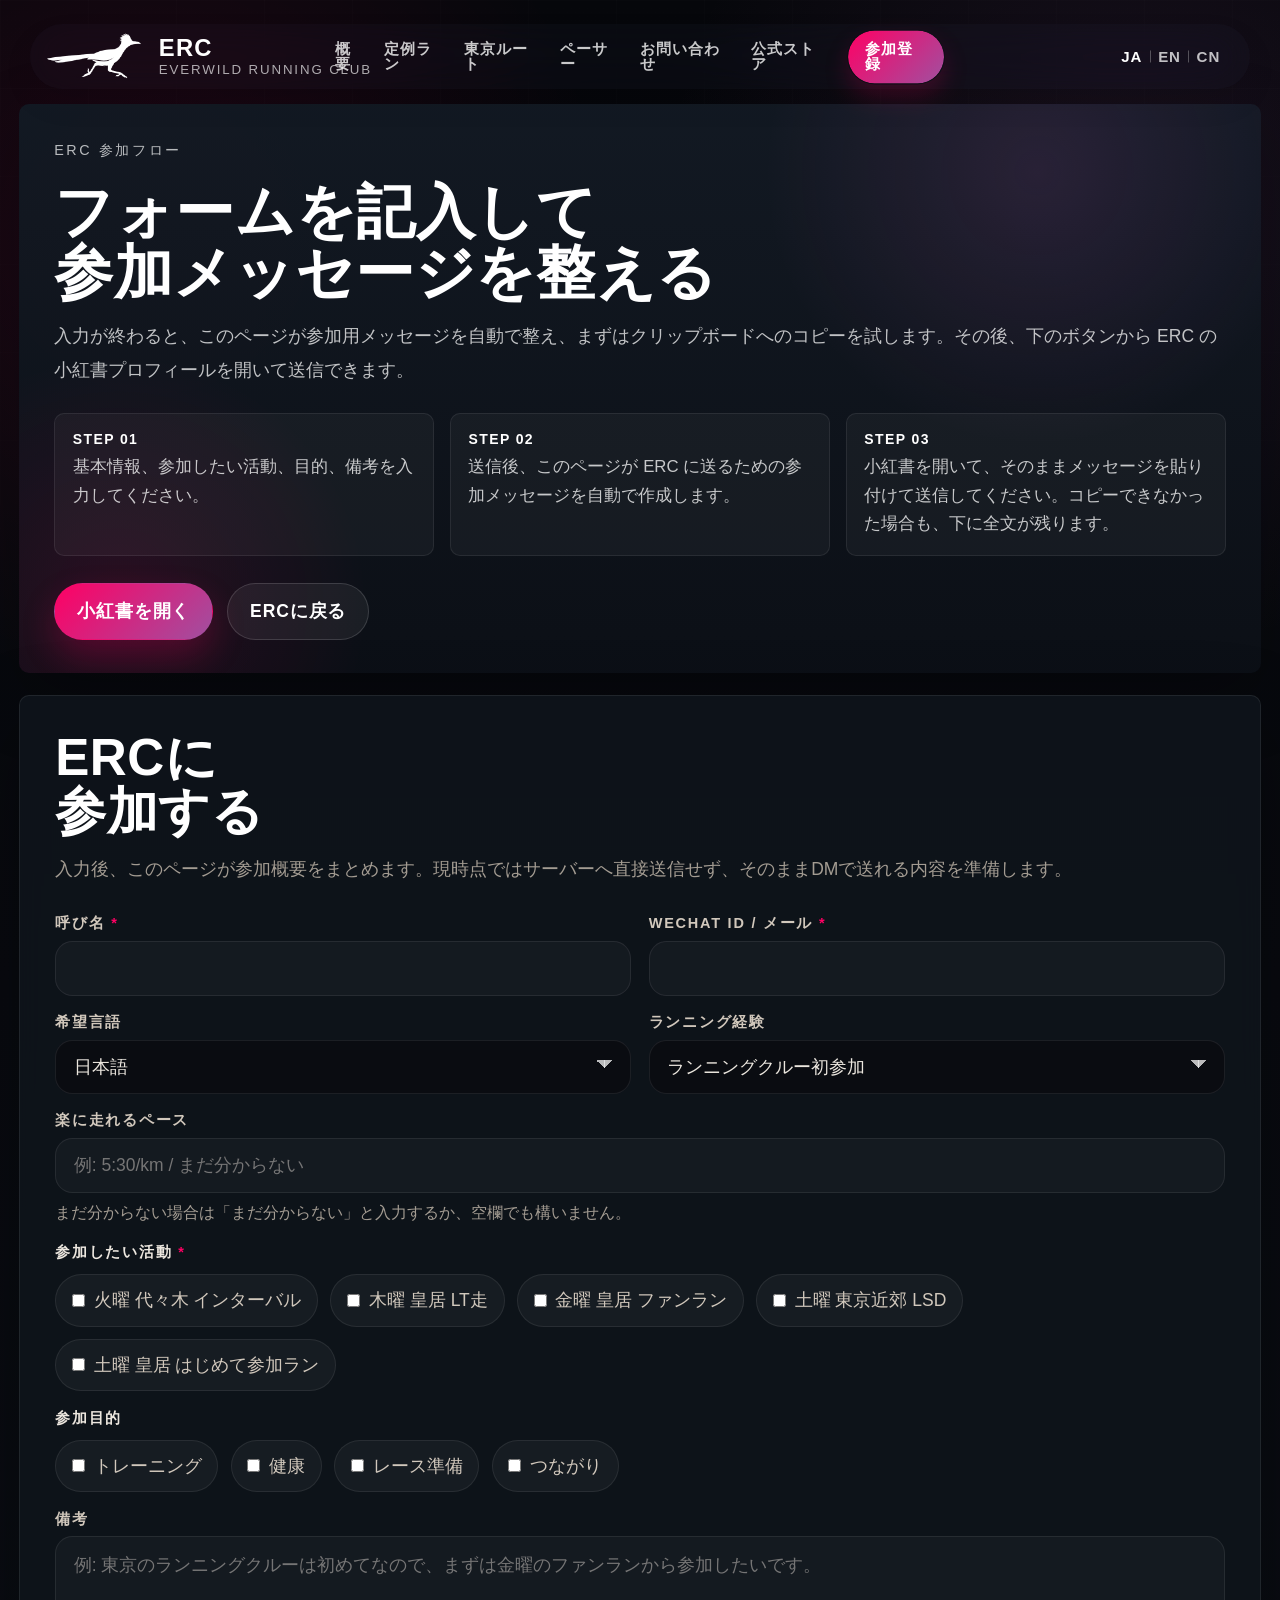
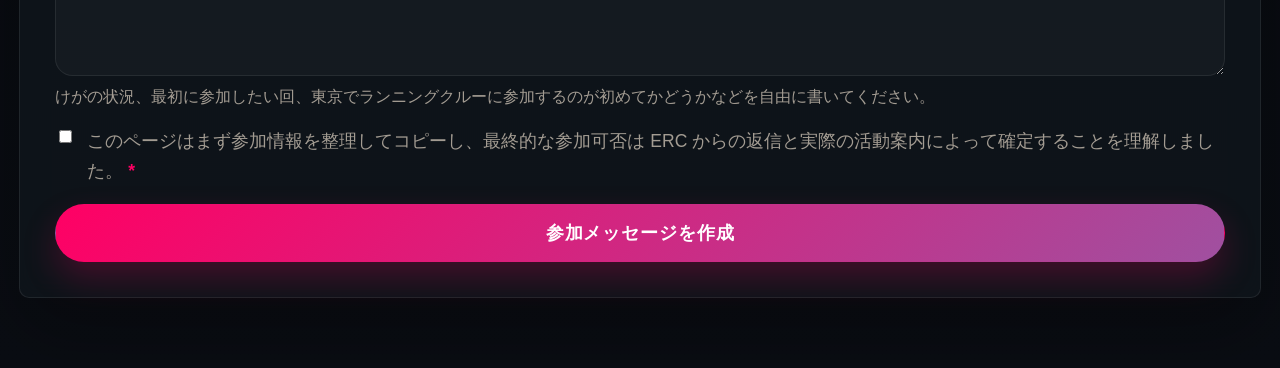
<file: signup/index.html>
﻿<!DOCTYPE html>
<html lang="ja">
<head>
  <meta charset="UTF-8">
  <meta name="viewport" content="width=device-width, initial-scale=1.0">
  <meta name="description" content="ERC の参加フォームに入力し、参加メッセージを整えて小紅書から送信できます。">
  <meta name="theme-color" content="#07090d">
  <title>EVERWILD · 参加登録</title>
  <link rel="canonical" href="https://www.everwild-runningclub.com/signup/">
  <link rel="icon" type="image/png" sizes="512x512" href="../assets/images/logo/favicon-white-square.png">
  <link rel="apple-touch-icon" href="../assets/images/logo/favicon-white-square.png">
  <meta property="og:type" content="website">
  <meta property="og:site_name" content="EVERWILD">
  <meta property="og:title" content="EVERWILD · 参加登録">
  <meta property="og:description" content="ERC の参加フォームに入力し、参加メッセージを整えて小紅書から送信できます。">
  <meta property="og:url" content="https://www.everwild-runningclub.com/signup/">
  <meta property="og:image" content="https://www.everwild-runningclub.com/assets/images/logo/everwild-horizontal-white.png">
  <meta name="twitter:card" content="summary">
  <meta name="twitter:title" content="EVERWILD · 参加登録">
  <meta name="twitter:description" content="ERC の参加フォームに入力し、参加メッセージを整えて小紅書から送信できます。">
  <meta name="twitter:image" content="https://www.everwild-runningclub.com/assets/images/logo/everwild-horizontal-white.png">
  <link rel="stylesheet" href="../assets/css/shared/site-core.css">
  <link rel="stylesheet" href="../assets/css/pages/signup.css">
</head>
<body>
  <header class="site-header">
    <div class="shell">
      <a class="brand" href="../index.html" aria-label="Everwild Running Club">
        <div class="brand-mark">
          <img class="brand-mark-default" src="../assets/images/logo/logo-bird-mark-white-centered.png" alt="ERC logo">
          <img class="brand-mark-hover" src="../assets/images/logo/logo-bird-mark-hot-centered.png" alt="" aria-hidden="true">
        </div>
        <div class="brand-copy">
          <strong>ERC</strong>
          <span data-i18n="brandLine">Everwild Running Club</span>
        </div>
      </a>

      <div class="header-actions">
        <nav class="nav-links" aria-label="Primary navigation">
          <a href="../index.html#manifesto" data-i18n="navManifesto">关于我们</a>
          <a href="../index.html#schedule" data-i18n="navSchedule">常规活动</a>
          <a href="../index.html#routes" data-i18n="navRoutes">东京跑线</a>
          <a href="../index.html#pacers" data-i18n="navPacers">配速团队</a>
          <a class="nav-social" href="../index.html#join" data-i18n="navSocial">联系我们</a>
          <a href="../index.html#shop" data-i18n="navBrands">官方商店</a>
          <a class="nav-signup" href="#signup" data-i18n="navSignup">立即报名</a>
        </nav>

        <div class="lang-toggle" aria-label="Language switcher">
          <button type="button" class="is-active" data-lang-toggle="ja" aria-pressed="true">JA</button>
          <button type="button" data-lang-toggle="en" aria-pressed="false">EN</button>
          <button type="button" data-lang-toggle="zh" aria-pressed="false">CN</button>
        </div>
      </div>
    </div>
  </header>

  <main class="hero" id="top">
    <div class="hero-grid">
      <section class="intro-panel">
        <span class="eyebrow" data-i18n="eyebrow">ERC Signup Flow</span>
        <h1 data-i18n-html="introTitle">填一份表<br>把报名信息整理好</h1>
        <p data-i18n="introBody">你填写完成后，页面会自动整理一段报名信息，优先尝试复制到剪贴板，然后带你前往 ERC 的小红书主页，方便你直接私信发送。</p>

        <div class="bullet-list">
          <article>
            <strong data-i18n="stepLabelOne">Step 01</strong>
            <span data-i18n="stepBodyOne">填写你的基本信息、想参加的活动、跑步目标和备注。</span>
          </article>
          <article>
            <strong data-i18n="stepLabelTwo">Step 02</strong>
            <span data-i18n="stepBodyTwo">提交后页面会自动生成一段适合发送给 ERC 的报名消息。</span>
          </article>
          <article>
            <strong data-i18n="stepLabelThree">Step 03</strong>
            <span data-i18n="stepBodyThree">打开小红书主页，把消息粘贴发送即可；如果复制失败，页面下方也会保留文本。</span>
          </article>
        </div>

        <div class="action-row">
          <a class="button button-primary" href="https://www.xiaohongshu.com/user/profile/6888df4600000000280300a7" target="_blank" rel="noreferrer" data-i18n="introPrimary">Open Xiaohongshu</a>
          <a class="button button-secondary" href="../" data-i18n="introSecondary">Back to ERC</a>
        </div>
      </section>

      <section class="form-panel" id="signup">
        <div class="form-head">
          <h2 data-i18n-html="formTitle">Join<br>ERC</h2>
          <p data-i18n="formBody">填写完成后，这个页面会帮你准备一份报名摘要。当前版本不会把数据直接发送到服务器，而是为你生成可立即私信发送的内容。</p>
        </div>

        <form id="signup-form">
          <div class="field-grid">
            <div class="field">
              <label class="is-required" for="name" data-i18n="labelName">称呼</label>
              <input id="name" name="name" type="text" required>
            </div>

            <div class="field">
              <label class="is-required" for="contact" data-i18n="labelContact">微信号/邮箱</label>
              <input id="contact" name="contact" type="text" required>
            </div>
          </div>

          <div class="field-grid">
            <div class="field">
              <label for="language" data-i18n="labelLanguage">希望言語</label>
              <select id="language" name="language">
                <option value="ja" data-i18n="optionJa">日本語</option>
                <option value="en" data-i18n="optionEn">English</option>
                <option value="zh" data-i18n="optionZh">中文</option>
                <option value="bi" data-i18n="optionBi">Bilingual</option>
              </select>
            </div>

            <div class="field">
              <label for="experience" data-i18n="labelExperience">Running Experience</label>
              <select id="experience" name="experience">
                <option value="first" data-i18n="expFirst">第一次参加跑团</option>
                <option value="steady" data-i18n="expSteady">正在稳定跑步</option>
                <option value="training" data-i18n="expTraining">有训练目标</option>
                <option value="race" data-i18n="expRace">正在备赛</option>
              </select>
            </div>
          </div>

          <div class="field">
            <label for="pace" data-i18n="labelPace">Comfortable Pace</label>
            <input id="pace" name="pace" type="text" placeholder="e.g. 5:30/km">
            <span class="field-hint" data-i18n="paceHint">如果暂时不确定，可以写“还不确定”或留空。</span>
          </div>

          <div class="choice-group">
            <div class="choice-title is-required" data-i18n="labelSessions">Interested Sessions</div>
            <div class="choice-grid">
              <label class="choice"><input type="checkbox" name="sessions" value="tue_interval"><span data-i18n="sessionTue">周二代代木间歇跑</span></label>
              <label class="choice"><input type="checkbox" name="sessions" value="thu_threshold"><span data-i18n="sessionThu">周四皇居乳酸阈值跑</span></label>
              <label class="choice"><input type="checkbox" name="sessions" value="fri_fun"><span data-i18n="sessionFri">周五皇居欢乐跑</span></label>
              <label class="choice"><input type="checkbox" name="sessions" value="sat_lsd"><span data-i18n="sessionSatLsd">周六东京周边 LSD</span></label>
              <label class="choice"><input type="checkbox" name="sessions" value="sat_newcomer"><span data-i18n="sessionSatNew">周六皇居新人募集跑</span></label>
            </div>
          </div>

          <div class="choice-group">
            <div class="choice-title" data-i18n="labelGoals">Goals</div>
            <div class="choice-grid">
              <label class="choice"><input type="checkbox" name="goals" value="training"><span data-i18n="goalTraining">训练</span></label>
              <label class="choice"><input type="checkbox" name="goals" value="health"><span data-i18n="goalHealth">健康</span></label>
              <label class="choice"><input type="checkbox" name="goals" value="race"><span data-i18n="goalRace">备战</span></label>
              <label class="choice"><input type="checkbox" name="goals" value="social"><span data-i18n="goalSocial">社交</span></label>
            </div>
          </div>

          <div class="field">
            <label for="notes" data-i18n="labelNotes">Notes</label>
            <textarea id="notes" name="notes"></textarea>
            <span class="field-hint" data-i18n="notesHint">可以填写伤病情况、想先参加哪次活动、是否第一次在东京参加跑团等。</span>
          </div>

          <label class="consent">
            <input id="consent" name="consent" type="checkbox" required>
            <span class="is-required" data-i18n="consentText">我理解当前页面会先整理并复制报名信息，最终确认仍以 ERC 的回复和活动安排为准。</span>
          </label>

          <button class="button button-primary" type="submit" data-i18n="submitLabel">Prepare Signup Message</button>
        </form>

        <section id="status" class="status" aria-live="polite">
          <strong id="status-title" data-i18n="statusTitle">Your message is ready.</strong>
          <p id="status-copy" data-i18n="statusBody">如果浏览器允许，报名信息已经复制到剪贴板。你现在可以打开小红书并直接粘贴发送。</p>
          <textarea id="output" class="output-box" readonly></textarea>
          <div class="helper-row">
            <a class="button button-primary" href="https://www.xiaohongshu.com/user/profile/6888df4600000000280300a7" target="_blank" rel="noreferrer" data-i18n="statusPrimary">Open Xiaohongshu</a>
            <button id="copy-button" class="button button-secondary" type="button" data-i18n="statusSecondary">Copy Again</button>
          </div>
        </section>
        <div id="redirect-popup" class="redirect-popup" aria-hidden="true" role="alertdialog" aria-live="assertive" aria-modal="true">
          <div class="redirect-popup__panel">
            <strong id="redirect-popup-title" data-i18n="redirectPopupTitle">报名信息已复制</strong>
            <p id="redirect-popup-copy" data-i18n="redirectPopupBody">报名信息已复制。现在可以打开小红书，把刚刚复制的内容直接粘贴发送。</p>
            <div class="redirect-popup__actions">
              <a id="redirect-popup-open" class="button button-primary" href="https://www.xiaohongshu.com/user/profile/6888df4600000000280300a7" target="_blank" rel="noreferrer" data-i18n="redirectPopupPrimary">前往小红书发送</a>
              <button id="redirect-popup-close" class="button button-secondary" type="button" data-i18n="redirectPopupSecondary">留在此页</button>
            </div>
          </div>
        </div>
      </section>
    </div>
  </main>
  <script src="../assets/js/shared/site-i18n.js"></script>
  <script src="../assets/js/pages/signup.js"></script>
</body>
</html>
</file>
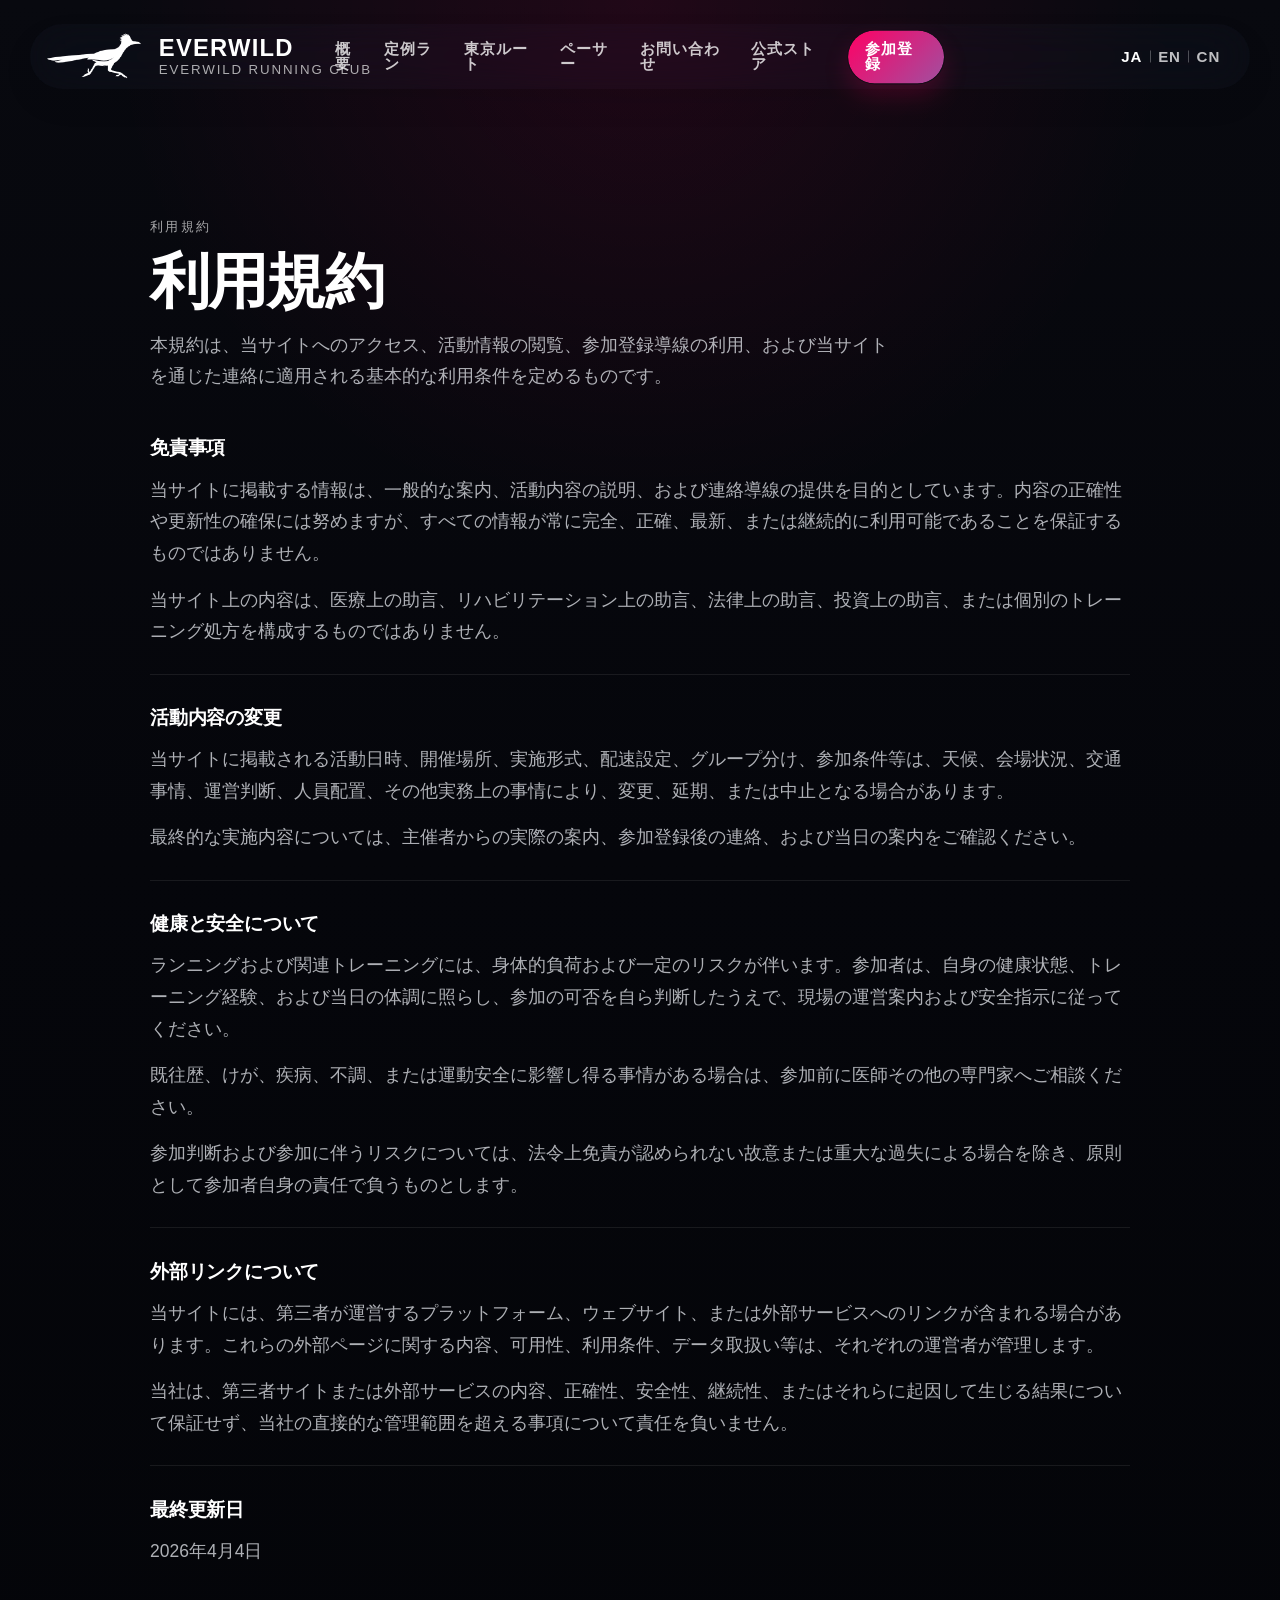
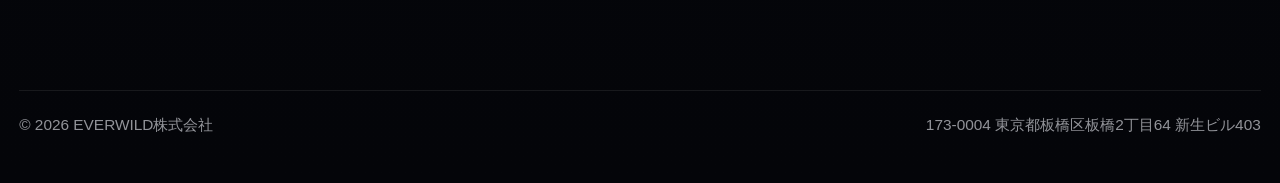
<file: terms/index.html>
﻿<!DOCTYPE html>
<html lang="ja">
<head>
  <meta charset="UTF-8">
  <meta name="viewport" content="width=device-width, initial-scale=1.0">
  <meta name="description" content="EVERWILD Running Club の利用条項ページです。サイト利用、活動案内、外部リンクに関する基本ルールを掲載しています。">
  <meta name="theme-color" content="#07090d">
  <title>EVERWILD · 利用規約</title>
  <link rel="canonical" href="https://www.everwild-runningclub.com/terms/">
  <link rel="icon" type="image/png" sizes="512x512" href="../assets/images/logo/favicon-white-square.png">
  <link rel="apple-touch-icon" href="../assets/images/logo/favicon-white-square.png">
  <meta property="og:type" content="website">
  <meta property="og:site_name" content="EVERWILD">
  <meta property="og:title" content="EVERWILD · 利用規約">
  <meta property="og:description" content="EVERWILD Running Club の利用条項ページです。サイト利用、活動案内、外部リンクに関する基本ルールを掲載しています。">
  <meta property="og:url" content="https://www.everwild-runningclub.com/terms/">
  <meta property="og:image" content="https://www.everwild-runningclub.com/assets/images/logo/everwild-horizontal-white.png">
  <meta name="twitter:card" content="summary">
  <meta name="twitter:title" content="EVERWILD · 利用規約">
  <meta name="twitter:description" content="EVERWILD Running Club の利用条項ページです。サイト利用、活動案内、外部リンクに関する基本ルールを掲載しています。">
  <meta name="twitter:image" content="https://www.everwild-runningclub.com/assets/images/logo/everwild-horizontal-white.png">
  <link rel="stylesheet" href="../assets/css/shared/site-core.css">
  <link rel="stylesheet" href="../assets/css/pages/legal.css">
</head>
<body>
  <header class="site-header">
    <div class="shell">
      <a class="brand" href="../index.html">
        <span class="brand-mark" aria-hidden="true">
          <img class="brand-mark-default" src="../assets/images/logo/logo-bird-mark-white-centered.png" alt="ERC logo">
          <img class="brand-mark-hover" src="../assets/images/logo/logo-bird-mark-hot-centered.png" alt="">
        </span>
        <span class="brand-copy">
          <strong>EVERWILD</strong>
          <span data-i18n="brandLine">Everwild Running Club</span>
        </span>
      </a>

      <div class="header-actions">
        <nav class="nav-links" aria-label="Primary">
          <a class="nav-link" href="../index.html#manifesto" data-i18n="navManifesto">关于我们</a>
          <a class="nav-link" href="../index.html#schedule" data-i18n="navSchedule">常规活动</a>
          <a class="nav-link" href="../index.html#routes" data-i18n="navRoutes">东京跑线</a>
          <a class="nav-link" href="../index.html#pacers" data-i18n="navPacers">配速团队</a>
          <a class="nav-link nav-social" href="../index.html#join" data-i18n="navSocial">联系我们</a>
          <a class="nav-link" href="../index.html#shop" data-i18n="navBrands">官方商店</a>
          <a class="nav-link nav-signup" href="../signup/index.html" data-i18n="navSignup">立即报名</a>
        </nav>

        <div class="lang-toggle" aria-label="Language switch">
          <button type="button" class="is-active" data-lang-toggle="ja" aria-pressed="true">JA</button>
          <button type="button" data-lang-toggle="en" aria-pressed="false">EN</button>
          <button type="button" data-lang-toggle="zh" aria-pressed="false">CN</button>
        </div>
      </div>
    </div>
  </header>

  <main>
    <section class="legal-hero">
      <div class="legal-shell">
        <span class="legal-kicker" data-i18n="kicker">使用条款</span>
        <h1 class="legal-title" data-i18n="title">使用条款</h1>
        <p class="legal-intro" data-i18n="intro">本条款适用于你访问本网站、阅读活动信息、使用报名入口以及通过网站进行联络时的基础使用规则。</p>
      </div>
    </section>

    <section class="legal-body">
      <div class="legal-shell legal-content">
        <section class="legal-block">
          <h2 data-i18n="disclaimerTitle">免责声明</h2>
          <p data-i18n="disclaimerBodyOne">本网站所载内容仅用于一般信息展示、活动说明与联络引导之目的。我们会尽力确保信息准确、及时，但不保证本网站全部内容在任何时点均完整、无误、最新或无中断。</p>
          <p data-i18n="disclaimerBodyTwo">本网站内容不构成医疗建议、康复建议、法律建议、投资建议或个别化训练处方。</p>
        </section>

        <section class="legal-block">
          <h2 data-i18n="changesTitle">活动变更规则</h2>
          <p data-i18n="changesBodyOne">网站所载活动时间、地点、形式、配速安排、分组方式及参与条件，可能因天气、场地、交通、活动组织安排、人员配置或其他实际运营原因而调整、延期、取消或变更。</p>
          <p data-i18n="changesBodyTwo">最终安排请以主办方实际通知、报名确认信息及活动当日说明为准。</p>
        </section>

        <section class="legal-block">
          <h2 data-i18n="safetyTitle">健康与安全说明</h2>
          <p data-i18n="safetyBodyOne">跑步及相关训练具有一定身体负荷和运动风险。参与者应根据自身健康状况、训练经验及当日身体状态，自行判断是否适合参与活动，并在活动过程中遵循现场组织安排与安全指引。</p>
          <p data-i18n="safetyBodyTwo">如你有既往伤病、疾病史、不适症状或其他可能影响运动安全的情形，请在参加前自行咨询专业医生或相关专业人士。</p>
          <p data-i18n="safetyBodyThree">你应自行对参与活动的决定及风险承担个人责任，但因我们故意或重大过失依法不得免责的情形除外。</p>
        </section>

        <section class="legal-block">
          <h2 data-i18n="externalTitle">外部链接说明</h2>
          <p data-i18n="externalBodyOne">本网站可能包含前往第三方平台、第三方网站或外部服务的链接。该等外部页面的内容、可用性、规则及数据处理方式由其各自运营方负责。</p>
          <p data-i18n="externalBodyTwo">对于第三方网站或服务的内容、准确性、安全性、持续可用性及其造成的后果，我们不作保证，也不承担其直接控制范围之外的责任。</p>
        </section>

        <section class="legal-block">
          <h2 data-i18n="updatedTitle">最后更新日</h2>
          <p data-i18n="updatedValue">2026年4月4日</p>
        </section>
      </div>
    </section>
  </main>

  <footer class="legal-footer">
    <div class="shell">
      <span data-i18n="footerLeft">© 2026 EVERWILD株式会社</span>
      <span data-i18n="footerRight">173-0004 東京都板橋区板橋2丁目64 新生ビル403</span>
    </div>
  </footer>

  <script src="../assets/js/shared/site-i18n.js"></script>
  <script src="../assets/js/pages/terms.js"></script>
</body>
</html>
</file>
<file: assets/css/shared/site-core.css>
:root {
  --brand-hot: #ff0064;
  --brand-shift: #a050a0;
  --brand: var(--brand-hot);
  --brand-two: var(--brand-shift);
  --white: #ffffff;
  --line: rgba(255, 255, 255, 0.08);
  --card-radius: 10px;
  --content-width: min(1380px, calc(100vw - clamp(1.5rem, 3vw, 3rem)));
  --header-top-gap: clamp(1rem, 1.9vw, 1.45rem);
  --header-side-gap: clamp(1.3rem, 2.35vw, 1.8rem);
  --header-width: calc(100vw - (var(--header-side-gap) * 2));
  --header-shell-radius: 999px;
  --header-shell-gap: 1rem;
  --header-shell-padding-y: 0.36rem;
  --header-shell-padding-x: 0.92rem;
  --header-shell-background: rgba(30, 36, 46, 0.18);
  --header-shell-backdrop: blur(24px) saturate(145%);
  --header-shell-shadow: 0 14px 30px rgba(0, 0, 0, 0.08);
  --header-brand-offset: 0.48rem;
  --header-brand-gap: 0.98rem;
  --header-brand-mark-offset: 0.18rem;
  --header-brand-mark-shift: 2%;
  --header-brand-mark-scale: 1.08;
  --header-nav-gap: 1.05rem;
  --header-font: "Segoe UI Variable", "Segoe UI", Arial, "Microsoft YaHei", "PingFang SC", "Hiragino Sans GB", "Hiragino Sans", "Yu Gothic UI", "Yu Gothic", "Meiryo", "Noto Sans JP", sans-serif;
  --header-link-font-size: 0.86rem;
  --header-link-letter-spacing: 0.06em;
  --header-link-weight: 700;
  --header-signup-padding-y: 0.66rem;
  --header-signup-padding-x: 0.98rem;
  --header-lang-shell-padding: 0.2rem;
  --header-lang-button-padding-y: 0.46rem;
  --header-lang-button-padding-x: 0.84rem;
  --font-latin: "Segoe UI Variable", "Segoe UI", "Helvetica Neue", Arial, sans-serif;
  --font-zh: "Microsoft YaHei", "PingFang SC", "Noto Sans SC", "Source Han Sans SC", "Hiragino Sans GB", "Segoe UI", sans-serif;
  --font-ja: "Noto Sans JP", "Meiryo", "Yu Gothic UI", "Yu Gothic", "Hiragino Sans", "Segoe UI", sans-serif;
  --font-latin-apple: Arial, "Helvetica Neue", sans-serif;
  --font-zh-apple: "PingFang SC", "Hiragino Sans GB", "Noto Sans SC", "Source Han Sans SC", sans-serif;
  --font-ja-apple: "Hiragino Kaku Gothic ProN", "Hiragino Sans", "Noto Sans JP", sans-serif;
  --ui-font: var(--font-ja);
  --heading-font: var(--font-ja);
  --body-font: var(--font-ja);
  --font-body-weight: 400;
  --font-heading-weight: 650;
  --font-strong-weight: 700;
}

* {
  box-sizing: border-box;
}

html {
  scroll-behavior: smooth;
  -webkit-text-size-adjust: 100%;
  text-size-adjust: 100%;
  font-size: 17px;
  text-rendering: optimizeLegibility;
  -webkit-font-smoothing: antialiased;
  -moz-osx-font-smoothing: grayscale;
}

body {
  margin: 0;
  font-family: var(--body-font);
  font-weight: var(--font-body-weight);
}

html:lang(zh),
html[lang^="zh-"] {
  --ui-font: var(--font-zh);
  --heading-font: var(--font-zh);
  --body-font: var(--font-zh);
}

html:lang(en),
html[lang^="en-"] {
  --ui-font: var(--font-latin);
  --heading-font: var(--font-latin);
  --body-font: var(--font-latin);
}

html:lang(ja),
html[lang^="ja-"] {
  --ui-font: var(--font-ja);
  --heading-font: var(--font-ja);
  --body-font: var(--font-ja);
  --font-body-weight: 450;
  --font-heading-weight: 690;
  --font-strong-weight: 730;
  --header-link-weight: 720;
}

html[data-platform="apple"] {
  --font-body-weight: 430;
  --font-heading-weight: 680;
  --font-strong-weight: 720;
  --header-link-weight: 720;
}

html[data-platform="apple"]:lang(zh),
html[data-platform="apple"][lang^="zh-"] {
  --ui-font: var(--font-zh-apple);
  --heading-font: var(--font-zh-apple);
  --body-font: var(--font-zh-apple);
}

html[data-platform="apple"]:lang(en),
html[data-platform="apple"][lang^="en-"] {
  --ui-font: var(--font-latin-apple);
  --heading-font: var(--font-latin-apple);
  --body-font: var(--font-latin-apple);
}

html[data-platform="apple"]:lang(ja),
html[data-platform="apple"][lang^="ja-"] {
  --ui-font: var(--font-ja-apple);
  --heading-font: var(--font-ja-apple);
  --body-font: var(--font-ja-apple);
  --font-body-weight: 455;
  --font-heading-weight: 700;
  --font-strong-weight: 740;
  --header-link-weight: 730;
}

a {
  color: inherit;
  text-decoration: none;
}

img {
  display: block;
  max-width: 100%;
}

button,
input,
select,
textarea {
  font: inherit;
}

.shell {
  width: var(--content-width);
  margin: 0 auto;
}

.site-header {
  position: sticky;
  top: var(--header-top-gap);
  z-index: 100;
  padding: 0;
  background: transparent;
  border: 0;
  backdrop-filter: none;
}

.site-header .shell {
  width: var(--header-width);
  position: relative;
  display: flex;
  align-items: center;
  justify-content: space-between;
  gap: var(--header-shell-gap);
  padding: var(--header-shell-padding-y) var(--header-shell-padding-x);
  border-radius: var(--header-shell-radius);
  border: 0;
  background: var(--header-shell-background);
  backdrop-filter: var(--header-shell-backdrop);
  box-shadow: var(--header-shell-shadow);
}

.brand {
  display: inline-flex;
  align-items: center;
  gap: var(--header-brand-gap);
  min-width: 0;
  margin-left: var(--header-brand-offset);
}

.brand-mark {
  width: 4.8rem;
  height: 3rem;
  display: grid;
  place-items: center;
  overflow: visible;
  flex: 0 0 auto;
  margin-left: var(--header-brand-mark-offset);
}

.brand-mark img {
  grid-area: 1 / 1;
  width: 126%;
  height: auto;
  display: block;
  max-width: none;
  transform: translateX(var(--header-brand-mark-shift)) scale(var(--header-brand-mark-scale));
  transform-origin: center center;
  transition: opacity 180ms ease, transform 180ms ease;
}

.brand-mark .brand-mark-hover {
  opacity: 0;
}

.brand-copy {
  display: grid;
  gap: 0.15rem;
  min-width: 0;
  color: var(--white);
}

.brand-copy strong {
  font-family: var(--header-font);
  font-size: 1.36rem;
  line-height: 1;
  letter-spacing: 0.05em;
  text-transform: none;
  font-weight: 700;
  color: var(--white);
  transition: color 180ms ease;
}

.brand-copy span {
  font-family: var(--header-font);
  font-size: 0.76rem;
  letter-spacing: 0.14em;
  text-transform: uppercase;
  color: rgba(255, 255, 255, 0.66);
  white-space: nowrap;
  transition: color 180ms ease;
}

.brand:hover .brand-mark-default,
.brand:focus-visible .brand-mark-default {
  opacity: 0;
}

.brand:hover .brand-mark-hover,
.brand:focus-visible .brand-mark-hover {
  opacity: 1;
}

.brand:hover .brand-copy strong,
.brand:hover .brand-copy span,
.brand:focus-visible .brand-copy strong,
.brand:focus-visible .brand-copy span {
  color: var(--brand-hot);
}

.header-actions {
  display: flex;
  align-items: center;
  gap: var(--header-shell-gap);
  min-width: 0;
  margin-left: auto;
}

.nav-links {
  position: absolute;
  left: 50%;
  top: 50%;
  display: inline-flex;
  align-items: center;
  gap: var(--header-nav-gap);
  flex-wrap: nowrap;
  justify-content: center;
  min-width: 0;
  transform: translate(-50%, -50%);
}

.nav-links a,
.nav-link {
  font-family: var(--header-font);
  color: rgba(255, 255, 255, 0.78);
  font-size: var(--header-link-font-size);
  font-weight: 700;
  line-height: 1;
  letter-spacing: var(--header-link-letter-spacing);
  text-transform: none;
  transition: color 180ms ease;
}

.nav-links a:not(.nav-signup):hover,
.nav-links a:not(.nav-signup):focus-visible,
.nav-links a.is-current:not(.nav-signup),
.nav-link:not(.nav-signup):hover,
.nav-link:not(.nav-signup):focus-visible,
.nav-link.is-current:not(.nav-signup) {
  color: #ffffff;
}

.nav-signup {
  order: 99;
  position: relative;
  isolation: isolate;
  overflow: hidden;
  padding: var(--header-signup-padding-y) var(--header-signup-padding-x);
  border-radius: var(--header-shell-radius);
  border: 1px solid transparent;
  background: transparent;
  color: var(--white) !important;
  box-shadow: 0 12px 24px rgba(255, 0, 100, 0.18);
  transition:
    color 240ms cubic-bezier(0.22, 1, 0.36, 1),
    border-color 420ms cubic-bezier(0.22, 1, 0.36, 1),
    box-shadow 420ms cubic-bezier(0.22, 1, 0.36, 1);
}

.nav-signup::before,
.nav-signup::after {
  content: "";
  position: absolute;
  inset: 0;
  border-radius: inherit;
  pointer-events: none;
}

.nav-signup::before {
  z-index: -2;
  background: linear-gradient(135deg, var(--brand-hot), var(--brand-shift));
  opacity: 1;
  transition: opacity 420ms cubic-bezier(0.22, 1, 0.36, 1);
}

.nav-signup::after {
  z-index: -1;
  background: linear-gradient(135deg, rgba(255, 0, 100, 0.16), rgba(160, 80, 160, 0.12));
  opacity: 0;
  transition: opacity 420ms cubic-bezier(0.22, 1, 0.36, 1);
}

.nav-signup:hover,
.nav-signup:focus-visible {
  color: var(--white) !important;
  border-color: rgba(255, 0, 100, 0.72);
  box-shadow:
    0 12px 24px rgba(255, 0, 100, 0.12),
    0 0 0 1px rgba(255, 0, 100, 0.18) inset;
  transform: none;
}

.nav-signup:hover::before,
.nav-signup:focus-visible::before {
  opacity: 0;
}

.nav-signup:hover::after,
.nav-signup:focus-visible::after {
  opacity: 1;
}

.nav-social {
  order: 0;
}

.lang-toggle {
  position: absolute;
  right: calc(var(--header-shell-padding-x) + 0.78rem);
  top: 50%;
  transform: translateY(-50%);
  display: inline-flex;
  align-items: center;
  justify-content: flex-end;
  gap: 0.9rem;
  padding: 0;
  background: transparent;
  border: 0;
}

.lang-toggle button {
  display: inline-flex;
  align-items: center;
  justify-content: center;
  position: relative;
  font-family: var(--header-font);
  border: 0;
  border-radius: 0;
  padding: 0;
  cursor: pointer;
  color: rgba(255, 255, 255, 0.74);
  background: transparent;
  transition: color 180ms ease;
  font-size: var(--header-link-font-size);
  line-height: 1;
  font-weight: 700;
  letter-spacing: var(--header-link-letter-spacing);
}

.lang-toggle button + button::before {
  content: "";
  position: absolute;
  left: -0.48rem;
  top: 50%;
  width: 1px;
  height: 0.8em;
  background: rgba(255, 255, 255, 0.28);
  transform: translateY(-50%);
  pointer-events: none;
}

.lang-toggle button.is-active {
  color: var(--white);
}

.lang-toggle button:hover,
.lang-toggle button:focus-visible {
  color: var(--brand-hot);
}

@media (min-width: 1280px) {
  html {
    font-size: 17.5px;
  }
}

@media (min-width: 1600px) {
  :root {
    --content-width: min(1480px, calc(100vw - 2.25rem));
  }

  html {
    font-size: 18px;
  }
}

@media (max-width: 760px) {
  html {
    font-size: 16.25px;
  }

  :root {
    --header-top-gap: 0.95rem;
    --header-side-gap: 1.15rem;
  }

  .site-header .shell {
    flex-wrap: wrap;
    padding: 0.82rem 1rem;
  }

  .header-actions {
    width: 100%;
    gap: 0.8rem;
  }

  .site-header .shell,
  .header-actions,
  .nav-links {
    gap: 0.8rem;
  }

  .nav-links {
    position: static;
    order: 3;
    width: 100%;
    flex-wrap: wrap;
    justify-content: space-between;
    transform: none;
  }

  .lang-toggle {
    position: static;
    right: auto;
    top: auto;
    transform: none;
  }
}
</file>
<file: assets/css/pages/home.css>
﻿:root {
  --ink: #f3ede5;
  --ink-soft: #d1c8bc;
  --sand: #06080d;
  --paper: #090b11;
  --stone: #131820;
  --text: #ece7df;
  --muted: #a39c92;
  --surface: rgba(15, 20, 27, 0.88);
  --surface-strong: rgba(19, 26, 36, 0.96);
  --surface-soft: rgba(255, 255, 255, 0.04);
  --shadow: 0 28px 80px rgba(0, 0, 0, 0.32);
  --section-scroll-offset: 5.9rem;
  --section-min-compact: clamp(430px, 56svh, 620px);
  --section-min-standard: clamp(540px, 70svh, 780px);
  --section-min-expanded: clamp(620px, 78svh, 860px);
  --hero-header-overlap: clamp(6.25rem, 8vw, 7.2rem);
  --hero-bottom-buffer: clamp(2.5rem, 3.5vw, 3.35rem);
  --hero-surface-background: transparent;
  --hero-height-desktop: calc(100svh + var(--hero-bottom-buffer));
  --hero-runtime-height: var(--hero-height-desktop);
  --hero-copy-width: min(100%, 56rem);
  --hero-copy-padding-top: clamp(6.4rem, 10vh, 8rem);
  --hero-copy-padding-bottom: clamp(3rem, 4.4vw, 4rem);
  --hero-subtitle-max-width: 34rem;
  --hero-subtitle-mobile-max-width: 30rem;
  --hero-mobile-padding-top: 1.8rem;
  --hero-mobile-copy-min-height: min(80svh, 760px);
  --hero-mobile-copy-padding-top: 6.2rem;
  --hero-mobile-copy-padding-bottom: 2.8rem;
}

body {
  background: #000000;
  color: var(--text);
  overflow-x: hidden;
}

body::before {
  content: "";
  position: fixed;
  inset: 0;
  z-index: -1;
  background-image:
    linear-gradient(rgba(255, 255, 255, 0.03) 1px, transparent 1px),
    linear-gradient(90deg, rgba(255, 255, 255, 0.03) 1px, transparent 1px);
  background-size: 88px 88px;
  mask-image: linear-gradient(180deg, rgba(0, 0, 0, 0.5), rgba(0, 0, 0, 0.14));
  pointer-events: none;
}

::selection {
  background: rgba(255, 0, 100, 0.24);
}

section > .shell {
  min-height: var(--section-min-standard);
  display: grid;
  align-content: start;
}

@supports (content-visibility: auto) {
  #manifesto > .shell,
  .schedule-section > .shell,
  .route-section > .shell,
  .pacer-section > .shell,
  .partners-section > .shell,
  .brands-section > .shell,
  .join-section > .shell,
  .signup-section > .shell,
  footer .shell {
    content-visibility: auto;
    contain-intrinsic-size: 720px;
  }
}

#manifesto > .shell,
.route-section > .shell {
  min-height: clamp(560px, 72svh, 800px);
}

.schedule-section > .shell,
.pacer-section > .shell {
  min-height: var(--section-min-expanded);
}

.signup-section > .shell {
  min-height: auto;
}
    .hero {
      position: relative;
      overflow: hidden;
      margin-top: calc(var(--hero-header-overlap) * -1);
      height: var(--hero-runtime-height);
      min-height: var(--hero-runtime-height);
      padding: 0;
      background: var(--hero-surface-background);
      color: var(--white);
    }

    .hero-media {
      position: absolute;
      inset: 0;
      pointer-events: none;
      z-index: 0;
    }

    .hero-media-frame {
      width: 100%;
      height: 100%;
      min-height: 100%;
      overflow: hidden;
    }

    .hero-media-track {
      position: relative;
      width: 100%;
      height: 100%;
    }

.hero-slide {
      margin: 0;
      position: absolute;
      inset: 0;
      display: block;
      width: 100%;
      height: 100%;
      min-height: 100%;
      opacity: 0;
      transition: opacity 900ms ease;
      will-change: opacity;
      overflow: hidden;
      pointer-events: none;
    }

    .hero-slide.is-active {
      opacity: 1;
      z-index: 1;
    }

    .hero-slide img {
      width: 100%;
      height: auto;
      object-fit: contain;
      object-position: top center;
      filter: none;
      transform: none;
      align-self: flex-start;
    }

    .hero::before {
      content: "";
      position: absolute;
      inset: 0;
      background: linear-gradient(180deg, rgba(8, 10, 15, 0) 0%, rgba(8, 10, 15, 0.06) 54%, rgba(8, 10, 15, 0.18) 100%);
      pointer-events: none;
      z-index: 1;
    }

    .hero::after {
      content: none;
    }

    .hero-grid {
      width: var(--content-width);
      height: 100%;
      min-height: 100%;
      margin: 0 auto;
      display: grid;
      grid-template-columns: 1fr;
      justify-items: center;
      position: relative;
      z-index: 2;
    }

    .hero-copy {
      width: var(--hero-copy-width);
      height: 100%;
      min-height: 100%;
      padding: var(--hero-copy-padding-top) 0 var(--hero-copy-padding-bottom);
      position: relative;
      display: flex;
      flex-direction: column;
      justify-content: flex-end;
      align-items: center;
      text-align: center;
    }

    .eyebrow {
      display: inline-flex;
      align-items: center;
      color: rgba(255, 255, 255, 0.76);
      font-size: 0.76rem;
      letter-spacing: 0.14em;
      text-transform: uppercase;
    }

    .eyebrow::before {
      content: none;
    }

    .hero-copy h1 {
      margin: 0;
      max-width: none;
      display: inline-flex;
      flex-direction: column;
      align-items: center;
      gap: 0.08em;
      font-family: var(--heading-font);
      font-size: clamp(2.8rem, 5vw, 5.2rem);
      line-height: 1.02;
      letter-spacing: 0.01em;
      text-transform: none;
      font-weight: var(--font-heading-weight);
      white-space: normal;
      color: var(--white);
      text-shadow: 0 0.08em 0.22em rgba(0, 0, 0, 0.34), 0 0.45rem 1.8rem rgba(0, 0, 0, 0.34);
    }

    .hero-copy h1 .hero-line {
      display: block;
      white-space: nowrap;
    }

    .hero-copy p {
      margin: 1rem 0 0;
      max-width: var(--hero-subtitle-max-width);
      font-size: clamp(1rem, 1.1vw, 1.12rem);
      line-height: 1.75;
      color: rgba(255, 255, 255, 0.72);
      text-shadow: 0 0.24rem 1rem rgba(0, 0, 0, 0.3);
    }

    html[lang^="ja"] .hero-copy p {
      display: inline-block;
      align-self: center;
      width: max-content;
      max-width: none !important;
      overflow: visible;
      white-space: nowrap;
    }

    html[lang^="en"] .hero-copy p {
      width: fit-content;
      max-width: none;
      white-space: nowrap;
      font-size: clamp(1rem, 1.1vw, 1.12rem);
      line-height: 1.7;
    }

    .button {
      display: inline-flex;
      align-items: center;
      justify-content: center;
      gap: 0.6rem;
      min-height: 3.2rem;
      padding: 0.9rem 1.35rem;
      border-radius: 999px;
      border: 1px solid transparent;
      font-weight: var(--font-strong-weight);
      letter-spacing: 0.06em;
      text-transform: none;
      transition: transform 180ms ease, box-shadow 180ms ease, border-color 180ms ease, background 180ms ease;
    }

    .button:hover,
    .button:focus-visible {
      transform: translateY(-2px);
    }

    .button-primary {
      background: linear-gradient(135deg, var(--brand-hot), var(--brand-shift));
      color: var(--white);
      box-shadow: 0 18px 40px rgba(255, 0, 100, 0.26);
    }

    .button-secondary {
      border-color: rgba(255, 255, 255, 0.22);
      color: var(--white);
      background: rgba(255, 255, 255, 0.04);
    }

    section {
      position: relative;
      padding: 3.15rem 0 4.2rem;
      scroll-margin-top: var(--section-scroll-offset);
    }

    #manifesto {
      padding-top: clamp(4.2rem, 6.4vw, 5.4rem);
    }

    .section-intro {
      display: grid;
      grid-template-columns: minmax(0, 1fr) minmax(260px, 0.8fr);
      gap: 1.8rem;
      align-items: end;
      margin-bottom: 2.2rem;
    }

    .section-kicker {
      display: inline-flex;
      align-items: center;
      margin-bottom: 1rem;
      color: var(--brand-hot);
      letter-spacing: 0.16em;
      text-transform: uppercase;
      font-size: 0.75rem;
      font-weight: 800;
    }

    .section-kicker::before {
      content: none;
    }

    .section-intro h2 {
      margin: 0;
      max-width: 13ch;
      font-family: var(--heading-font);
      font-size: clamp(2.15rem, 4.2vw, 3.8rem);
      line-height: 1.06;
      letter-spacing: 0.01em;
      text-transform: none;
      color: var(--white);
      font-weight: var(--font-heading-weight);
    }

    .section-intro .section-title-lockup {
      max-width: none;
    }

    .section-intro p {
      margin: 0;
      font-size: 0.98rem;
      line-height: 1.95;
      color: var(--muted);
    }

    .manifesto-intro-note {
      max-width: 24rem;
      font-size: 0.92rem;
      line-height: 1.9;
      letter-spacing: 0.01em;
      color: rgba(255, 255, 255, 0.76);
    }

    #manifesto .section-intro {
      grid-template-columns: 1fr;
      justify-items: center;
      text-align: center;
      gap: 1rem;
    }

    #manifesto .section-intro > div {
      width: 100%;
      display: grid;
      justify-items: center;
      gap: 0.72rem;
    }

    #manifesto .section-intro .section-kicker {
      justify-self: center;
    }

    #manifesto .section-intro h2 {
      max-width: none;
    }

    #manifesto .manifesto-intro-note {
      max-width: 36rem;
    }

    .manifesto-intro-note strong {
      color: var(--white);
      font-weight: var(--font-strong-weight);
      margin: 0 0.16rem;
    }

    .manifesto-grid {
      display: grid;
      gap: 1.15rem;
    }

    .manifesto-card-grid {
      display: grid;
      grid-template-columns: repeat(2, minmax(0, 1fr));
      gap: 1rem;
    }

    .manifesto-card {
      padding: 1.65rem;
      border-radius: var(--card-radius);
      background:
        radial-gradient(circle at 18% 18%, rgba(255, 0, 100, 0.12), transparent 26%),
        linear-gradient(180deg, rgba(19, 24, 33, 0.96), rgba(12, 16, 23, 0.96));
      border: 1px solid rgba(255, 255, 255, 0.08);
      box-shadow: 0 18px 46px rgba(0, 0, 0, 0.2);
      transition: transform 260ms ease, border-color 260ms ease, box-shadow 260ms ease;
    }

    .manifesto-card:hover,
    .manifesto-card:focus-within {
      transform: translateY(-0.32rem);
      border-color: rgba(255, 255, 255, 0.16);
      box-shadow: 0 26px 58px rgba(0, 0, 0, 0.26);
    }

    .manifesto-card h3 {
      margin: 0 0 0.75rem;
      font-family: var(--heading-font);
      font-size: clamp(1.18rem, 1.85vw, 1.58rem);
      line-height: 1.08;
      letter-spacing: 0;
      color: var(--white);
      font-weight: var(--font-heading-weight);
      white-space: nowrap;
    }

    .manifesto-card p {
      margin: 0;
      color: var(--muted);
      line-height: 1.82;
      font-size: 0.97rem;
    }

    .manifesto-gallery {
      padding: 0;
      background: transparent;
      border: 0;
      box-shadow: none;
    }

    .manifesto-carousel {
      display: grid;
      gap: 0;
    }

    .manifesto-carousel-frame {
      position: relative;
      overflow: hidden;
      height: clamp(21rem, 38vw, 31rem);
      border-radius: 0;
      background: transparent;
      border: 0;
      box-shadow: none;
      --carousel-fade-edge: clamp(4.4rem, 12vw, 9.5rem);
      -webkit-mask-image: linear-gradient(
        90deg,
        transparent 0,
        #000 var(--carousel-fade-edge),
        #000 calc(100% - var(--carousel-fade-edge)),
        transparent 100%
      );
      mask-image: linear-gradient(
        90deg,
        transparent 0,
        #000 var(--carousel-fade-edge),
        #000 calc(100% - var(--carousel-fade-edge)),
        transparent 100%
      );
      -webkit-mask-repeat: no-repeat;
      mask-repeat: no-repeat;
      -webkit-mask-size: 100% 100%;
      mask-size: 100% 100%;
    }

    .manifesto-carousel-track {
      display: flex;
      align-items: stretch;
      width: max-content;
      height: 100%;
      transition: transform 760ms cubic-bezier(0.22, 0.61, 0.36, 1);
      will-change: transform;
    }

    .manifesto-slide {
      margin: 0;
      position: relative;
      flex: 0 0 auto;
      width: auto;
      height: 100%;
      aspect-ratio: var(--slide-ratio, 2 / 3);
      display: flex;
      align-items: center;
      justify-content: center;
      padding: 0;
    }

    .manifesto-slide::after {
      content: none;
    }

    .manifesto-slide img {
      width: 100%;
      height: 100%;
      object-fit: cover;
      object-position: center;
      filter: none;
    }

    .manifesto-line {
      padding: 1.2rem 1.4rem 1.25rem;
      border-radius: var(--card-radius);
      background:
        linear-gradient(135deg, rgba(255, 0, 100, 0.14), rgba(160, 80, 160, 0.14)),
        rgba(255, 255, 255, 0.03);
      border: 1px solid rgba(255, 255, 255, 0.08);
      color: rgba(255, 255, 255, 0.84);
      text-align: center;
      line-height: 1.8;
      font-size: 1rem;
      letter-spacing: 0.02em;
    }

    .manifesto-line strong {
      color: var(--white);
      font-weight: var(--font-strong-weight);
      margin: 0 0.18rem;
    }

    .route-section {
      background: transparent;
    }

    .route-grid {
      display: grid;
      grid-template-columns: repeat(2, minmax(0, 1fr));
      gap: 1.25rem;
    }

    .route-card {
      --route-image: none;
      --route-focus: 50% 50%;
      --route-zoom: 1.04;
      position: relative;
      min-height: 24.5rem;
      padding: 2rem;
      border-radius: var(--card-radius);
      overflow: hidden;
      background: var(--surface);
      border: 1px solid rgba(255, 255, 255, 0.08);
      box-shadow: 0 24px 60px rgba(0, 0, 0, 0.22);
      display: grid;
      align-content: end;
      isolation: isolate;
      transition: transform 260ms ease, border-color 260ms ease, box-shadow 260ms ease;
    }

    .route-card::before {
      content: "";
      position: absolute;
      inset: 0;
      background-image: var(--route-image);
      background-size: cover;
      background-position: var(--route-focus);
      background-repeat: no-repeat;
      transform: scale(var(--route-zoom));
      transform-origin: center center;
      transition: transform 900ms ease, filter 900ms ease;
      z-index: -2;
    }

    .route-card--imperial {
      --route-image: url("../../images/routes/imperial.webp");
      --route-focus: 50% 50%;
      --route-zoom: 1.04;
    }

    .route-card--yoyogi {
      --route-image: url("../../images/routes/yoyogi.webp");
      --route-focus: 50% 50%;
      --route-zoom: 1.04;
    }

    .route-card::after {
      content: none;
    }

    .route-card .route-label {
      display: inline-flex;
      align-items: center;
      width: fit-content;
      gap: 0.6rem;
      padding: 0.45rem 0.85rem;
      border-radius: 999px;
      background: rgba(255, 255, 255, 0.08);
      border: 1px solid rgba(255, 255, 255, 0.14);
      color: rgba(255, 255, 255, 0.74);
      font-size: 0.78rem;
      letter-spacing: 0.16em;
      text-transform: uppercase;
    }

    .route-card h3 {
      margin: 1rem 0 0.7rem;
      max-width: none;
      font-family: var(--heading-font);
      font-size: clamp(2.2rem, 4.2vw, 3.6rem);
      line-height: 1.03;
      letter-spacing: 0.01em;
      text-transform: none;
      color: var(--white);
      font-weight: var(--font-heading-weight);
      text-shadow: 0 0.08em 0.24em rgba(0, 0, 0, 0.38), 0 0.5rem 1.5rem rgba(0, 0, 0, 0.34);
    }

    .route-card p {
      max-width: 32rem;
      margin: 0;
      color: rgba(255, 255, 255, 0.72);
      line-height: 1.9;
      font-size: 0.98rem;
      text-shadow: 0 0.28rem 1rem rgba(0, 0, 0, 0.32);
    }

    .route-card:hover::before {
      transform: scale(1.06);
      filter: saturate(1.05) contrast(1.04);
    }


    .schedule-section {
      background: transparent;
    }

    .schedule-grid {
      display: grid;
      grid-template-columns: repeat(5, minmax(0, 1fr));
      gap: 0.95rem;
    }

    .schedule-item {
      display: flex;
      flex-direction: column;
      min-width: 0;
    }

    .schedule-card {
      position: relative;
      min-height: 0;
      padding: 0;
      border-radius: var(--card-radius);
      overflow: hidden;
      background: var(--surface);
      border: 1px solid rgba(255, 255, 255, 0.08);
      box-shadow: 0 18px 46px rgba(0, 0, 0, 0.2);
      transition: transform 260ms ease, border-color 260ms ease, box-shadow 260ms ease;
    }

    .schedule-visual {
      width: 100%;
      overflow: hidden;
      background: rgba(255, 255, 255, 0.02);
    }

    .schedule-visual img {
      display: block;
      width: 100%;
      height: auto;
      transform: scale(1);
      transition: transform 320ms ease;
    }

    .schedule-card::before {
      content: none;
    }

    .schedule-item.is-dark .schedule-card {
      background: var(--surface);
      border-color: rgba(255, 255, 255, 0.08);
      color: var(--text);
    }

    .schedule-copy {
      width: 100%;
      display: flex;
      flex-direction: column;
      align-items: flex-start;
      flex: 1;
      padding-top: 1rem;
    }

    .schedule-day,
    .schedule-day-tag {
      display: inline-flex;
      align-items: center;
      justify-content: center;
      width: fit-content;
      min-height: 2rem;
      padding: 0.42rem 0.74rem;
      border-radius: var(--card-radius);
      background: transparent;
      border: 1px solid rgba(255, 255, 255, 0.7);
      color: rgba(255, 255, 255, 0.7);
      font-size: 0.75rem;
      letter-spacing: 0.08em;
      text-transform: uppercase;
      font-weight: var(--font-strong-weight);
      transition: border-color 220ms ease, color 220ms ease;
    }

    .schedule-copy h3 {
      margin: 0 0 0.7rem;
      font-family: var(--heading-font);
      font-size: clamp(1.28rem, 1.35vw, 1.56rem);
      line-height: 1.1;
      letter-spacing: 0;
      text-transform: none;
      color: var(--white);
      font-weight: var(--font-heading-weight);
    }

    .schedule-copy p {
      margin: 0;
      color: var(--muted);
      line-height: 1.72;
      font-size: 0.9rem;
    }

    .schedule-meta {
      display: grid;
      grid-template-columns: repeat(2, max-content);
      justify-items: start;
      align-content: start;
      gap: 0.55rem;
      margin-top: auto;
      padding-top: 0.95rem;
    }

    .schedule-meta span {
      display: inline-flex;
      align-items: center;
      max-width: 100%;
      min-height: 2rem;
      width: fit-content;
      padding: 0.42rem 0.74rem;
      border-radius: var(--card-radius);
      background: transparent;
      border: 1px solid rgba(255, 255, 255, 0.7);
      color: rgba(255, 255, 255, 0.7);
      font-size: 0.74rem;
      letter-spacing: 0.03em;
      font-weight: var(--font-strong-weight);
      transition: border-color 220ms ease, color 220ms ease;
    }

    .schedule-meta span:nth-child(3) {
      grid-column: 1 / -1;
    }

    .schedule-meta span::before {
      content: none;
    }

    .pacer-section {
      background: transparent;
    }

    #pacers .section-intro h2 {
      max-width: 15.5ch;
    }

    html[lang^="ja"] #pacers .section-intro h2 {
      max-width: 17ch;
    }

    .pacer-grid {
      display: grid;
      grid-template-columns: repeat(4, minmax(0, 1fr));
      gap: 1rem;
    }

    .pacer-card {
      position: relative;
      min-height: 18.1rem;
      padding: 1.25rem;
      border-radius: var(--card-radius);
      overflow: hidden;
      background: var(--surface);
      border: 1px solid rgba(255, 255, 255, 0.08);
      box-shadow: 0 18px 46px rgba(0, 0, 0, 0.18);
      display: flex;
      flex-direction: column;
      align-items: flex-start;
      transition: transform 260ms ease, border-color 260ms ease, box-shadow 260ms ease;
    }

    .pacer-card::before {
      content: "";
      position: absolute;
      inset: auto 0 0 0;
      height: 0.3rem;
      background: linear-gradient(90deg, var(--brand-hot), var(--brand-shift));
    }

    .pacer-card h3 {
      margin: 0 0 0.6rem;
      font-family: var(--heading-font);
      font-size: 1.48rem;
      line-height: 1.1;
      letter-spacing: 0;
      text-transform: none;
      color: var(--white);
      font-weight: var(--font-heading-weight);
    }

    .pacer-card p {
      margin: 0;
      color: var(--muted);
      line-height: 1.8;
      font-size: 0.94rem;
    }

    .pacer-tags {
      display: grid;
      justify-items: start;
      gap: 0.55rem;
      margin-top: auto;
      padding-top: 1.05rem;
    }

    .pacer-tags span {
      display: inline-flex;
      align-items: center;
      min-height: 2rem;
      max-width: 100%;
      width: fit-content;
      padding: 0.42rem 0.74rem;
      border-radius: var(--card-radius);
      background: transparent;
      border: 1px solid rgba(255, 255, 255, 0.7);
      color: rgba(255, 255, 255, 0.7);
      font-size: 0.74rem;
      letter-spacing: 0.03em;
      text-transform: none;
      font-weight: var(--font-strong-weight);
      transition: border-color 220ms ease, color 220ms ease;
    }

    .pacer-tags span::before {
      content: none;
    }

    .brands-section {
      background: transparent;
      padding-top: 2.25rem;
      padding-bottom: 1.85rem;
    }

    .brands-section > .shell {
      min-height: clamp(170px, 21svh, 235px);
    }

    .brands-stage {
      min-height: clamp(160px, 20svh, 220px);
      display: grid;
      grid-template-rows: auto 1fr;
      align-items: stretch;
      gap: 0.9rem;
    }

    .brands-kicker {
      justify-self: start;
    }

    .brand-network {
      display: flex;
      align-items: center;
      justify-content: center;
      gap: 1.6rem;
      flex-wrap: nowrap;
      align-self: center;
    }

    .brand-network--shop {
      gap: 0;
    }

    .brand-node {
      display: flex;
      align-items: center;
      justify-content: center;
      color: var(--white);
      transition: transform 220ms ease, filter 220ms ease;
      filter: drop-shadow(0 16px 34px rgba(0, 0, 0, 0.24));
    }

    .brand-node:hover,
    .brand-node:focus-within {
      transform: translateY(-4px);
      filter: drop-shadow(0 24px 44px rgba(0, 0, 0, 0.3));
    }

    .brand-node--shop {
      width: min(100%, 32rem);
    }

    .brand-visual {
      min-height: clamp(4.7rem, 6.4vw, 5.9rem);
      display: flex;
      align-items: center;
      justify-content: center;
    }

    .brand-visual img {
      display: block;
      width: auto;
      height: auto;
      max-width: min(24vw, 22rem);
      max-height: clamp(2.7rem, 4.8vw, 3.9rem);
    }

    .brand-node--gear .brand-visual img {
      max-width: min(27vw, 25rem);
    }

    .brand-node--shop .brand-visual img {
      max-width: min(36vw, 30rem);
    }

    .brand-visual--club {
      gap: 1rem;
    }

    .brand-card-mark {
      width: clamp(3.4rem, 5vw, 4.5rem);
      max-height: none;
      flex: 0 0 auto;
    }

    .brand-card-club-lockup {
      display: flex;
      flex-direction: column;
      gap: 0.18rem;
      line-height: 1;
    }

    .brand-card-club-lockup strong {
      font-family: var(--heading-font);
      font-size: clamp(1.15rem, 1.7vw, 1.46rem);
      letter-spacing: 0.04em;
      color: var(--white);
      font-weight: var(--font-heading-weight);
    }

    .brand-card-club-lockup span {
      color: rgba(255, 255, 255, 0.74);
      font-size: 0.84rem;
      letter-spacing: 0.12em;
      text-transform: uppercase;
    }

    .brand-divider {
      width: 1px;
      height: clamp(3.9rem, 6vw, 5.2rem);
      background: linear-gradient(180deg, transparent, rgba(255, 255, 255, 0.24), transparent);
      flex: 0 0 auto;
    }

    #brands .brand-visual img {
      max-width: min(21vw, 19rem);
      max-height: clamp(2.4rem, 4.2vw, 3.35rem);
    }

    #brands .brand-node--gear .brand-visual img {
      max-width: min(23vw, 21rem);
    }

    #brands .brand-visual--club {
      gap: 0.82rem;
    }

    #brands .brand-card-mark {
      width: clamp(3rem, 4.35vw, 4rem);
    }

    .shop-note {
      margin: 0;
      justify-self: center;
      text-align: center;
      color: rgba(255, 255, 255, 0.7);
      font-size: 0.95rem;
      line-height: 1.7;
    }

    .inline-link {
      color: var(--brand-hot);
      text-decoration: underline;
      text-decoration-thickness: 1px;
      text-underline-offset: 0.18em;
    }

    .join-section {
      background: transparent;
      padding-top: 2.35rem;
      padding-bottom: 1.8rem;
    }

    .join-section > .shell {
      min-height: clamp(230px, 28svh, 320px);
    }

    .partners-section {
      background: transparent;
      padding-top: 2.15rem;
      padding-bottom: 1.7rem;
    }

    .partners-section > .shell {
      min-height: clamp(155px, 19svh, 215px);
    }

    .partners-stage {
      min-height: clamp(145px, 18svh, 195px);
      display: grid;
      grid-template-rows: auto 1fr;
      align-items: stretch;
      gap: 0.78rem;
    }

    .partners-kicker {
      justify-self: start;
    }

    .partner-network {
      display: flex;
      align-items: center;
      justify-content: center;
      gap: 1.6rem;
      align-self: center;
    }

    .partner-link {
      display: inline-flex;
      align-items: center;
      justify-content: center;
      min-height: clamp(5.8rem, 8.6vw, 7.4rem);
      transition: transform 220ms ease, filter 220ms ease;
      filter: drop-shadow(0 16px 34px rgba(0, 0, 0, 0.24));
    }

    .partner-link:hover,
    .partner-link:focus-visible {
      transform: translateY(-4px);
      filter: drop-shadow(0 24px 44px rgba(0, 0, 0, 0.3));
    }

    .partner-link img {
      display: block;
      width: auto;
      height: auto;
      max-width: min(24rem, 52vw);
      max-height: clamp(3.5rem, 6vw, 4.8rem);
    }

    .contact-stage {
      min-height: clamp(220px, 28svh, 300px);
      display: grid;
      grid-template-rows: auto 1fr;
      align-items: stretch;
      gap: 1.1rem;
    }

    .contact-kicker {
      justify-self: start;
    }

    .contact-icons {
      --contact-logo-height: clamp(3.75rem, 5vw, 4.55rem);
      display: flex;
      align-items: center;
      justify-content: center;
      gap: clamp(1.45rem, 2.5vw, 2.15rem);
      flex-wrap: nowrap;
      align-self: center;
      width: fit-content;
      max-width: 100%;
      margin-inline: auto;
      overflow-x: auto;
      padding-bottom: 0.15rem;
      scrollbar-width: none;
    }

    .contact-icons::-webkit-scrollbar {
      display: none;
    }

    .contact-icon {
      position: relative;
      display: flex;
      align-items: center;
      justify-content: center;
      color: var(--white);
      transition: transform 220ms ease, filter 220ms ease;
      filter: drop-shadow(0 16px 34px rgba(0, 0, 0, 0.24));
      flex: 0 0 auto;
      height: var(--contact-logo-height);
    }

    .contact-icon:hover,
    .contact-icon:focus-visible {
      transform: translateY(-4px);
      filter: drop-shadow(0 24px 44px rgba(0, 0, 0, 0.3));
    }

    .contact-icon::before,
    .contact-icon::after {
      content: "";
      position: absolute;
      inset: 0;
      background-position: center;
      background-repeat: no-repeat;
      background-size: contain;
      transition: opacity 220ms ease;
    }

    .contact-icon::after {
      opacity: 0;
    }

    .contact-icon:hover::before,
    .contact-icon:focus-visible::before {
      opacity: 0;
    }

    .contact-icon:hover::after,
    .contact-icon:focus-visible::after {
      opacity: 1;
    }

    .contact-icon--xhs {
      aspect-ratio: 482 / 190;
      height: calc(var(--contact-logo-height) * 1.08);
    }

    .contact-icon--xhs::before {
      background-image: url("../../images/logo/contact-xhs-white.png");
    }

    .contact-icon--xhs::after {
      background-image: url("../../images/logo/contact-xhs-hot.png");
    }

    .contact-icon--ins {
      aspect-ratio: 1 / 1;
    }

    .contact-icon--ins::before {
      background-image: url("../../images/logo/contact-ins-white.png");
    }

    .contact-icon--ins::after {
      background-image: url("../../images/logo/contact-ins-hot.png");
    }

    .contact-icon--threads {
      aspect-ratio: 1856 / 2155;
    }

    .contact-icon--threads::before {
      background-image: url("../../images/logo/contact-threads-white.png");
    }

    .contact-icon--threads::after {
      background-image: url("../../images/logo/contact-threads-hot.png");
    }

    .contact-icon--tiktok {
      aspect-ratio: 522 / 592;
    }

    .contact-icon--tiktok::before {
      background-image: url("../../images/logo/contact-tiktok-white.png");
    }

    .contact-icon--tiktok::after {
      background-image: url("../../images/logo/contact-tiktok-hot.png");
    }

    .contact-icon--x {
      aspect-ratio: 2219 / 2006;
    }

    .contact-icon--x::before {
      background-image: url("../../images/logo/contact-x-white.png");
    }

    .contact-icon--x::after {
      background-image: url("../../images/logo/contact-x-hot.png");
    }

    .contact-icon--youtube {
      aspect-ratio: 2347 / 727;
    }

    .contact-icon--youtube::before {
      background-image: url("../../images/logo/contact-youtube-white.png");
    }

    .contact-icon--youtube::after {
      background-image: url("../../images/logo/contact-youtube-hot.png");
    }

    .signup-section {
      background: transparent;
    }

    .signup-card {
      width: 100%;
      margin: 0 auto;
      display: grid;
      grid-template-columns: minmax(0, 1.14fr) auto;
      align-items: center;
      gap: clamp(1.5rem, 4vw, 3.3rem);
      padding: clamp(1.75rem, 3vw, 2.45rem) clamp(1.5rem, 3vw, 2.2rem);
      border-radius: var(--card-radius);
      background: rgba(66, 66, 66, 0.94);
      box-shadow:
        0 20px 40px rgba(0, 0, 0, 0.24),
        inset 0 0 0 1px rgba(255, 255, 255, 0.04);
    }

    .signup-card-copy {
      display: grid;
      align-content: center;
      gap: 0.8rem;
      min-width: 0;
    }

    .signup-card-kicker {
      justify-self: start;
      margin-bottom: 0.08rem;
    }

    .signup-title {
      margin: 0;
      max-width: none;
      font-size: clamp(2.15rem, 4.4vw, 3.55rem);
      line-height: 1.06;
    }

    .signup-card-copy p {
      margin: 0;
      max-width: 35rem;
      color: rgba(234, 236, 242, 0.72);
      font-size: 1rem;
      line-height: 1.78;
    }

    .section-title-line {
      display: block;
    }

    html[lang^="en"] .section-title-lockup {
      font-size: clamp(2rem, 3.8vw, 3.45rem);
      line-height: 1.04;
      letter-spacing: 0;
    }

    html[lang^="en"] .section-title-lockup .section-title-line {
      white-space: nowrap;
    }

    .signup-actions {
      display: flex;
      flex-wrap: wrap;
      justify-content: flex-end;
      align-items: center;
      gap: 0.9rem;
    }

    .signup-actions .button {
      min-width: 11.8rem;
      min-height: 3.2rem;
      padding-block: 0.82rem;
      padding-inline: 1.9rem;
      position: relative;
      z-index: 0;
      isolation: isolate;
      overflow: visible;
      transition: transform 220ms ease, box-shadow 220ms ease, border-color 220ms ease, background 220ms ease, filter 220ms ease;
    }

    .signup-actions .button::after {
      content: "";
      position: absolute;
      inset: 18% 12% 6%;
      border-radius: 999px;
      z-index: -1;
      pointer-events: none;
      opacity: 0;
      filter: blur(18px);
      transform: translateY(0.28rem) scale(0.96);
      transition: opacity 220ms ease, transform 220ms ease;
    }

    .signup-actions .button-secondary {
      border-color: rgba(255, 255, 255, 0.28);
      background: rgba(255, 255, 255, 0.03);
      color: var(--white);
      box-shadow: inset 0 0 0 1px rgba(255, 255, 255, 0.03);
    }

    .signup-actions .button-secondary:hover,
    .signup-actions .button-secondary:focus-visible {
      border-color: rgba(255, 255, 255, 0.46);
      background: rgba(255, 255, 255, 0.06);
      box-shadow: 0 10px 22px rgba(0, 0, 0, 0.18);
    }

    .signup-actions .button-primary {
      box-shadow:
        0 10px 22px rgba(255, 0, 100, 0.14),
        0 0 0.9rem rgba(255, 0, 100, 0.08);
    }

    .signup-actions .button-primary::after {
      background: radial-gradient(circle at center, rgba(255, 0, 100, 0.34), rgba(255, 0, 100, 0));
    }

    .signup-actions .button-primary:hover,
    .signup-actions .button-primary:focus-visible {
      box-shadow:
        0 14px 26px rgba(255, 0, 100, 0.16),
        0 0 1.2rem rgba(255, 0, 100, 0.1);
    }

    .signup-actions .button-primary:hover::after,
    .signup-actions .button-primary:focus-visible::after {
      opacity: 1;
      transform: translateY(0.1rem) scale(1);
    }

    .site-footer {
      padding: 1.6rem 0 2.8rem;
    }

    .footer-bar {
      width: var(--content-width);
      margin: 0 auto;
      display: grid;
      grid-template-columns: minmax(0, 1.05fr) minmax(0, 1.95fr);
      gap: 1.8rem 2.4rem;
      padding-top: 1.35rem;
      border-top: 1px solid rgba(255, 255, 255, 0.08);
      color: var(--muted);
      font-size: 0.92rem;
    }

    .footer-branding {
      display: grid;
      gap: 0.42rem;
      align-content: start;
    }

    .footer-overline {
      color: rgba(255, 255, 255, 0.96);
      font-size: 0.72rem;
      letter-spacing: 0.08em;
      line-height: 1.5;
    }

    .footer-brand {
      display: block;
      line-height: 1.55;
      color: rgba(234, 236, 242, 0.72);
      font-size: 0.9rem;
    }

    .footer-brand [data-i18n="footerLeft"] {
      display: block;
      line-height: 1.55;
    }

    .footer-links {
      display: grid;
      grid-template-columns: repeat(3, minmax(0, 1fr));
      gap: 1.35rem 1.9rem;
      align-content: start;
    }

    .footer-group {
      display: grid;
      gap: 0.62rem;
      align-content: start;
    }

    .footer-group-title {
      color: rgba(255, 255, 255, 0.96);
      font-size: 0.72rem;
      letter-spacing: 0.18em;
      text-transform: uppercase;
    }

    .footer-group p {
      margin: 0;
      line-height: 1.65;
    }

    .footer-link-list {
      display: grid;
      gap: 0.34rem;
      justify-items: start;
    }

    .footer-link,
    .footer-note {
      color: rgba(234, 236, 242, 0.72);
      font-size: 0.9rem;
      line-height: 1.55;
      text-decoration: none;
      max-width: 22rem;
      transition: color 180ms ease, transform 180ms ease;
    }

    .footer-link:hover,
    .footer-link:focus-visible {
      color: var(--brand);
      transform: translateX(0.08rem);
    }

    .schedule-grid .schedule-item:nth-child(2),
    .pacer-grid .pacer-card:nth-child(2),
    .brand-network .brand-node:nth-of-type(2) {
      transition-delay: 70ms;
    }

    .schedule-grid .schedule-item:nth-child(3),
    .pacer-grid .pacer-card:nth-child(3),
    .brand-network .brand-node:nth-of-type(3) {
      transition-delay: 140ms;
    }

    .schedule-grid .schedule-item:nth-child(4),
    .pacer-grid .pacer-card:nth-child(4) {
      transition-delay: 210ms;
    }

    .schedule-grid .schedule-item:nth-child(5) {
      transition-delay: 280ms;
    }

    .schedule-item:hover .schedule-card,
    .schedule-item:focus-within .schedule-card {
      border-color: rgba(255, 255, 255, 0.16);
      box-shadow: 0 26px 58px rgba(0, 0, 0, 0.26);
    }

    .pacer-card:hover,
    .pacer-card:focus-within {
      transform: translateY(-0.34rem);
      border-color: rgba(255, 255, 255, 0.16);
      box-shadow: 0 26px 58px rgba(0, 0, 0, 0.26);
    }

    .schedule-item:hover .schedule-day-tag,
    .schedule-item:focus-within .schedule-day-tag {
      background: transparent;
      border-color: rgba(255, 255, 255, 0.88);
      color: rgba(255, 255, 255, 0.88);
    }

    .schedule-item:hover .schedule-visual img,
    .schedule-item:focus-within .schedule-visual img {
      transform: scale(1.035);
    }

    .schedule-item:hover .schedule-meta span,
    .schedule-item:focus-within .schedule-meta span {
      border-color: rgba(255, 255, 255, 0.88);
      background: transparent;
      color: rgba(255, 255, 255, 0.88);
    }

    .pacer-card:hover .pacer-tags span,
    .pacer-card:focus-within .pacer-tags span {
      border-color: rgba(255, 255, 255, 0.88);
      background: transparent;
      color: rgba(255, 255, 255, 0.88);
      box-shadow: none;
    }

    [data-reveal] {
      opacity: 0;
      transform: translateY(32px);
      transition: opacity 760ms cubic-bezier(0.22, 1, 0.36, 1), transform 760ms cubic-bezier(0.22, 1, 0.36, 1);
    }

    [data-reveal].is-visible {
      opacity: 1;
      transform: translateY(0);
    }

    @keyframes footerMarkDrift {
      0%,
      100% {
        transform: translateY(-0.03rem) scale(1.02);
      }

      50% {
        transform: translateY(-0.18rem) scale(1.02);
      }
    }

    @media (min-width: 1280px) {
      :root {
        --hero-copy-width: min(100%, 60rem);
      }

      html {
        font-size: 17.5px;
      }

      .section-intro p,
      .manifesto-intro-note {
        max-width: 38rem;
      }
    }

    @media (min-width: 1600px) {
      :root {
        --content-width: min(1480px, calc(100vw - 2.25rem));
        --hero-copy-width: min(100%, 62rem);
      }

      html {
        font-size: 18px;
      }
    }

    @media (max-width: 1040px) {
      :root {
        --section-scroll-offset: 6.8rem;
      }

      .hero-grid,
      .manifesto-grid,
      .join-grid,
      .section-intro,
      .route-grid {
        grid-template-columns: 1fr;
      }

      section > .shell {
        min-height: auto;
      }

      .section-intro h2,
      .hero-copy h1,
      .route-card h3 {
        max-width: none;
      }

      .route-card {
        min-height: 22.5rem;
      }

      .schedule-grid {
        grid-template-columns: repeat(2, minmax(0, 1fr));
      }

      .manifesto-card-grid,
      .pacer-grid {
        grid-template-columns: repeat(2, minmax(0, 1fr));
      }

      .brand-network {
        gap: 1.1rem;
      }

      .partner-network {
        gap: 1.1rem;
      }

      .manifesto-carousel-frame {
        height: clamp(19rem, 46vw, 27rem);
      }
    }

    @media (max-width: 760px) {
      :root {
        --section-scroll-offset: 8.9rem;
      }

      html {
        font-size: 16.25px;
      }

      .site-header .shell,
      .header-actions,
      .nav-links {
        gap: 0.8rem;
      }

      .site-header .shell {
        flex-wrap: wrap;
      }

      .nav-links {
        order: 3;
        width: 100%;
        justify-content: space-between;
      }

      .contact-icons {
        flex-wrap: wrap;
        gap: 1rem 1.2rem;
      }

      .brand-network {
        flex-wrap: wrap;
        gap: 1rem 1.2rem;
      }

      .partner-network {
        gap: 1rem 1.2rem;
      }

      .contact-divider,
      .brand-divider {
        display: none;
      }

      .hero {
        height: auto;
        min-height: auto;
        max-height: none;
        padding-top: var(--hero-mobile-padding-top);
      }

      html[lang^="en"] .hero-copy p {
        width: auto;
        max-width: var(--hero-subtitle-mobile-max-width);
        white-space: normal;
      }

      html[lang^="ja"] .hero-copy p {
        display: block;
        align-self: auto;
        width: auto;
        max-width: var(--hero-subtitle-mobile-max-width) !important;
        white-space: normal;
      }

      .hero-grid {
        justify-items: stretch;
      }

      .hero-copy {
        min-height: var(--hero-mobile-copy-min-height);
        height: auto;
        padding: var(--hero-mobile-copy-padding-top) 0 var(--hero-mobile-copy-padding-bottom);
        align-items: center;
        text-align: center;
      }

      .hero-copy h1 {
        font-size: clamp(2.4rem, 10vw, 3.4rem);
      }

      html[lang^="en"] .section-title-lockup {
        font-size: clamp(1.7rem, 7vw, 2.55rem);
      }

      .schedule-grid,
      .pacer-grid {
        grid-template-columns: 1fr;
      }

      .manifesto-carousel-frame {
        height: 16rem;
      }

      .manifesto-card {
        padding: 1.2rem;
      }

      .manifesto-card h3 {
        font-size: 1.38rem;
      }

      .manifesto-card p {
        font-size: 0.92rem;
        line-height: 1.72;
      }

      .contact-icons {
        --contact-logo-height: 3.15rem;
        justify-content: flex-start;
        margin-inline: 0;
      }

      section {
        padding: 2.65rem 0 3.3rem;
      }

      #manifesto {
        padding-top: 3.1rem;
      }

      .signup-card {
        grid-template-columns: 1fr;
        gap: 1.5rem;
        padding: 1.55rem 1.3rem;
      }

      .signup-card-copy p {
        max-width: 30rem;
      }

      .signup-actions {
        justify-content: flex-start;
      }

      .signup-actions .button {
        width: 100%;
      }

      .footer-bar {
        grid-template-columns: 1fr;
        gap: 1.45rem;
      }

      .footer-links {
        grid-template-columns: 1fr;
        gap: 1.1rem;
      }
    }

    @media (prefers-reduced-motion: reduce) {
      html {
        scroll-behavior: auto;
      }

      * {
        animation: none !important;
        transition-duration: 0ms !important;
      }

      [data-reveal] {
        opacity: 1;
        transform: none;
      }
    }
</file>
<file: assets/css/pages/legal.css>
﻿:root {
  --bg: #07070b;
  --panel: rgba(17, 19, 28, 0.8);
  --panel-strong: rgba(23, 25, 37, 0.94);
  --border: rgba(255, 255, 255, 0.08);
  --text: #ffffff;
  --muted: rgba(234, 236, 242, 0.74);
  --soft: rgba(234, 236, 242, 0.58);
  --brand-soft: rgba(255, 0, 100, 0.12);
  --legal-width: min(92vw, 980px);
  --header-offset: 6.75rem;
}

body {
  min-height: 100vh;
  background:
    radial-gradient(circle at top, rgba(255, 0, 100, 0.1), transparent 28%),
    linear-gradient(180deg, #08090f 0%, #05060b 48%, #040509 100%);
  color: var(--text);
}

main {
  padding: 0 0 4rem;
}

.legal-shell {
  width: var(--legal-width);
  margin: 0 auto;
}

.legal-hero {
  padding: calc(var(--header-offset) + 1.8rem) 0 2.5rem;
}

.legal-kicker {
  display: inline-block;
  margin-bottom: 1rem;
  color: rgba(255, 255, 255, 0.64);
  font-size: 0.72rem;
  letter-spacing: 0.18em;
  text-transform: uppercase;
}

.legal-title {
  margin: 0;
  font-size: clamp(2.2rem, 4.7vw, 3.9rem);
  line-height: 0.98;
  letter-spacing: -0.03em;
  color: #fff;
  font-weight: var(--font-heading-weight);
}

.legal-intro {
  max-width: 43rem;
  margin: 1rem 0 0;
  color: var(--muted);
  font-size: 1rem;
  line-height: 1.8;
}

.legal-body {
  padding-bottom: 1rem;
}

.legal-content {
  display: grid;
  gap: 1.8rem;
}

.legal-block {
  padding-bottom: 1.45rem;
  border-bottom: 1px solid var(--border);
}

.legal-block:last-child {
  padding-bottom: 0;
  border-bottom: 0;
}

.legal-block h2 {
  margin: 0 0 0.78rem;
  font-size: 1.08rem;
  line-height: 1.3;
  letter-spacing: -0.01em;
  color: #fff;
  font-weight: var(--font-heading-weight);
}

.legal-block p {
  margin: 0;
  color: var(--muted);
  line-height: 1.82;
}

.legal-block p + p {
  margin-top: 0.82rem;
}

.legal-list {
  margin: 0;
  padding-left: 1.15rem;
  display: grid;
  gap: 0.5rem;
  color: var(--muted);
  line-height: 1.78;
}

.legal-definition {
  margin: 0;
  display: grid;
  gap: 0.95rem;
}

.legal-definition div {
  display: grid;
  gap: 0.22rem;
}

.legal-definition dt {
  color: var(--soft);
  font-size: 0.82rem;
  line-height: 1.55;
}

.legal-definition dd {
  margin: 0;
  color: #fff;
  line-height: 1.68;
}

.legal-stack {
  display: grid;
  gap: 1rem;
}

.legal-card {
  position: relative;
  padding: 1.4rem 1.45rem 1.5rem;
  border-radius: var(--card-radius);
  border: 1px solid var(--border);
  background: linear-gradient(180deg, rgba(18, 21, 31, 0.9), rgba(11, 13, 21, 0.96));
  box-shadow: 0 18px 44px rgba(0, 0, 0, 0.22);
}

.legal-card::before {
  content: "";
  position: absolute;
  inset: 0;
  border-radius: inherit;
  background: linear-gradient(135deg, rgba(255, 255, 255, 0.04), transparent 36%);
  pointer-events: none;
}

.legal-card-header {
  display: flex;
  align-items: baseline;
  gap: 0.8rem;
  margin-bottom: 0.82rem;
}

.legal-index {
  color: var(--brand);
  font-size: 0.8rem;
  letter-spacing: 0.18em;
  text-transform: uppercase;
}

.legal-card h2 {
  margin: 0;
  font-size: 1.2rem;
  line-height: 1.2;
  color: #fff;
}

.legal-card p {
  margin: 0;
  color: var(--muted);
  line-height: 1.78;
}

.legal-card p + p {
  margin-top: 0.8rem;
}

.legal-callout {
  margin-top: 1.4rem;
  padding: 1rem 1.05rem;
  border-radius: var(--card-radius);
  border: 1px solid rgba(255, 255, 255, 0.08);
  background: var(--brand-soft);
  color: rgba(255, 255, 255, 0.88);
  line-height: 1.7;
}

.legal-footer {
  padding: 2rem 0 2.6rem;
}

.legal-footer .shell {
  width: var(--content-width);
  display: flex;
  align-items: center;
  justify-content: space-between;
  gap: 1rem;
  padding-top: 1.2rem;
  border-top: 1px solid rgba(255, 255, 255, 0.08);
  color: rgba(234, 236, 242, 0.62);
  font-size: 0.88rem;
  line-height: 1.65;
}

@media (max-width: 760px) {
  .legal-hero {
    padding-top: calc(var(--header-offset) + 1.1rem);
    padding-bottom: 2rem;
  }

  .legal-content {
    gap: 1.45rem;
  }

  .legal-block {
    padding-bottom: 1.2rem;
  }

  .legal-footer .shell {
    flex-direction: column;
    align-items: flex-start;
  }
}
</file>
<file: assets/css/pages/signup.css>
﻿:root {
  --ink: #ece7df;
  --ink-soft: #d1c8bc;
  --paper: #07090d;
  --sand: #090b11;
  --muted: #a39c92;
  --surface: rgba(15, 20, 27, 0.9);
  --surface-strong: rgba(19, 26, 36, 0.96);
  --shadow: 0 28px 80px rgba(0, 0, 0, 0.32);
}

html {
  scroll-padding-top: 7.3rem;
}

body {
  color: var(--ink);
  background:
    radial-gradient(circle at 12% 12%, rgba(255, 0, 100, 0.1), transparent 22%),
    radial-gradient(circle at 88% 10%, rgba(160, 80, 160, 0.12), transparent 22%),
    linear-gradient(180deg, #06070b 0%, #0a0d13 100%);
}

body::before {
  content: "";
  position: fixed;
  inset: 0;
  z-index: -1;
  background-image:
    linear-gradient(rgba(255, 255, 255, 0.03) 1px, transparent 1px),
    linear-gradient(90deg, rgba(255, 255, 255, 0.03) 1px, transparent 1px);
  background-size: 88px 88px;
  mask-image: linear-gradient(180deg, rgba(0, 0, 0, 0.35), rgba(0, 0, 0, 0.06));
  pointer-events: none;
}
    .hero {
      padding: 2.2rem 0 4rem;
    }

    .hero-grid {
      width: var(--content-width);
      margin: 0 auto;
      display: grid;
      grid-template-columns: 1fr;
      gap: 1.25rem;
      align-items: start;
    }

    .intro-panel {
      position: static;
      width: 100%;
      padding: 2rem 2rem 1.9rem;
      border-radius: var(--card-radius);
      background:
        radial-gradient(circle at 82% 12%, rgba(160, 80, 160, 0.16), transparent 24%),
        radial-gradient(circle at 8% 88%, rgba(255, 0, 100, 0.12), transparent 20%),
        linear-gradient(180deg, rgba(19, 26, 36, 0.96), rgba(12, 16, 23, 0.96));
      color: var(--white);
      box-shadow: 0 24px 70px rgba(0, 0, 0, 0.22);
      overflow: hidden;
      transition: transform 260ms ease, border-color 260ms ease, box-shadow 260ms ease;
    }

    .eyebrow {
      display: inline-flex;
      align-items: center;
      letter-spacing: 0.18em;
      text-transform: uppercase;
      font-size: 0.82rem;
      color: rgba(255, 255, 255, 0.7);
    }

    .eyebrow::before {
      content: none;
    }

    .intro-panel h1 {
      margin: 1.2rem 0 0.9rem;
      font-family: var(--heading-font);
      font-size: clamp(2.4rem, 4.6vw, 4rem);
      line-height: 1.05;
      letter-spacing: 0.01em;
      text-transform: none;
      font-weight: var(--font-heading-weight);
      color: var(--white);
    }

    .intro-panel p {
      margin: 0;
      color: rgba(255, 255, 255, 0.74);
      line-height: 1.92;
    }

    .bullet-list {
      display: grid;
      grid-template-columns: repeat(3, minmax(0, 1fr));
      gap: 0.9rem;
      margin: 1.5rem 0 0;
    }

    .bullet-list article {
      height: 100%;
      padding: 0.95rem 1rem;
      border-radius: var(--card-radius);
      background: rgba(255, 255, 255, 0.04);
      border: 1px solid rgba(255, 255, 255, 0.08);
    }

    .bullet-list strong {
      display: block;
      color: var(--white);
      margin-bottom: 0.35rem;
      letter-spacing: 0.1em;
      text-transform: uppercase;
      font-size: 0.8rem;
    }

    .bullet-list span {
      display: block;
      color: rgba(255, 255, 255, 0.76);
      line-height: 1.7;
      font-size: 0.96rem;
    }

    .action-row {
      display: flex;
      flex-wrap: wrap;
      gap: 0.8rem;
      margin-top: 1.5rem;
    }

    .button {
      display: inline-flex;
      align-items: center;
      justify-content: center;
      min-height: 3.1rem;
      padding: 0.9rem 1.25rem;
      border-radius: 999px;
      border: 1px solid transparent;
      font-weight: var(--font-strong-weight);
      letter-spacing: 0.05em;
      text-transform: none;
      cursor: pointer;
      transition: transform 180ms ease;
    }

    .button:hover {
      transform: translateY(-2px);
    }

    .button:disabled {
      cursor: wait;
      opacity: 0.68;
      transform: none;
      box-shadow: none;
    }

    .button-primary {
      background: linear-gradient(135deg, var(--brand-hot), var(--brand-shift));
      color: var(--white);
      box-shadow: 0 16px 34px rgba(255, 0, 100, 0.22);
    }

    .button-secondary {
      background: rgba(255, 255, 255, 0.06);
      color: var(--white);
      border-color: rgba(255, 255, 255, 0.14);
    }

    .form-panel {
      scroll-margin-top: 7.4rem;
      width: 100%;
      padding: 2rem;
      border-radius: var(--card-radius);
      background: var(--surface);
      border: 1px solid rgba(255, 255, 255, 0.08);
      box-shadow: var(--shadow);
      backdrop-filter: blur(12px);
      transition: transform 260ms ease, border-color 260ms ease, box-shadow 260ms ease;
    }

    .form-head h2 {
      margin: 0;
      font-family: var(--heading-font);
      font-size: clamp(2.15rem, 4vw, 3.4rem);
      line-height: 1.05;
      letter-spacing: 0.01em;
      text-transform: none;
      font-weight: var(--font-heading-weight);
      color: var(--white);
    }

    .form-head p {
      margin: 0.8rem 0 0;
      color: var(--muted);
      line-height: 1.92;
    }

    form {
      display: grid;
      gap: 1rem;
      margin-top: 1.6rem;
    }

    .field-grid {
      display: grid;
      grid-template-columns: repeat(2, minmax(0, 1fr));
      gap: 1rem;
    }

    .field {
      display: grid;
      gap: 0.45rem;
    }

    .field label {
      color: var(--ink-soft);
      font-size: 0.83rem;
      letter-spacing: 0.12em;
      text-transform: uppercase;
      font-weight: 800;
    }

    .is-required::after {
      content: " *";
      color: var(--brand-hot);
      font-weight: 800;
    }

    .field input,
    .field select,
    .field textarea {
      width: 100%;
      border: 1px solid rgba(255, 255, 255, 0.08);
      border-radius: 1rem;
      padding: 0.9rem 1rem;
      background: rgba(255, 255, 255, 0.03);
      color: var(--ink);
    }

    .field select {
      appearance: none;
      -webkit-appearance: none;
      -moz-appearance: none;
      padding-right: 3rem;
      background-color: rgba(10, 13, 18, 0.92);
      background-image:
        linear-gradient(45deg, transparent 50%, rgba(255, 255, 255, 0.72) 50%),
        linear-gradient(135deg, rgba(255, 255, 255, 0.72) 50%, transparent 50%);
      background-position:
        calc(100% - 1.45rem) calc(50% - 0.15rem),
        calc(100% - 1rem) calc(50% - 0.15rem);
      background-size: 0.5rem 0.5rem, 0.5rem 0.5rem;
      background-repeat: no-repeat;
      color-scheme: dark;
    }

    .field select option,
    .field select optgroup {
      background: #0d1117;
      color: var(--ink);
    }

    .field textarea {
      min-height: 8rem;
      resize: vertical;
    }

    .field-hint {
      color: var(--muted);
      font-size: 0.9rem;
      line-height: 1.6;
    }

    .choice-group {
      display: grid;
      gap: 0.7rem;
    }

    .choice-title {
      color: var(--ink);
      font-size: 0.83rem;
      letter-spacing: 0.12em;
      text-transform: uppercase;
      font-weight: 800;
    }

    .choice-grid {
      display: flex;
      flex-wrap: wrap;
      gap: 0.7rem;
    }

    .choice {
      display: inline-flex;
      align-items: center;
      gap: 0.5rem;
      padding: 0.75rem 0.9rem;
      border-radius: 999px;
      background: rgba(255, 255, 255, 0.04);
      border: 1px solid rgba(255, 255, 255, 0.08);
      color: var(--ink-soft);
    }

    .choice input {
      margin: 0;
      accent-color: var(--brand-hot);
    }

    .consent {
      display: inline-flex;
      align-items: flex-start;
      gap: 0.7rem;
      color: var(--muted);
      line-height: 1.7;
    }

    .consent input {
      margin-top: 0.18rem;
      accent-color: var(--brand-hot);
    }

    .status {
      display: none;
      margin-top: 1.5rem;
      padding: 1.2rem;
      border-radius: var(--card-radius);
      background: rgba(255, 255, 255, 0.04);
      border: 1px solid rgba(255, 255, 255, 0.08);
    }

    .status.is-visible {
      display: block;
    }

    .status strong {
      display: block;
      color: var(--ink);
      font-size: 1rem;
      margin-bottom: 0.45rem;
    }

    .status p {
      margin: 0;
      color: var(--muted);
      line-height: 1.7;
    }

    .redirect-popup {
      position: fixed;
      inset: 0;
      z-index: 80;
      display: grid;
      place-items: center;
      padding: 1.5rem;
      background: rgba(4, 6, 10, 0.46);
      backdrop-filter: blur(10px);
      opacity: 0;
      pointer-events: none;
      transition: opacity 240ms ease;
    }

    .redirect-popup.is-visible {
      opacity: 1;
      pointer-events: auto;
    }

    .redirect-popup__panel {
      width: min(30rem, calc(100vw - 2rem));
      padding: 1.35rem 1.4rem 1.3rem;
      border-radius: var(--card-radius);
      border: 1px solid rgba(255, 255, 255, 0.1);
      background:
        linear-gradient(180deg, rgba(22, 27, 36, 0.96), rgba(12, 15, 22, 0.98));
      box-shadow: 0 24px 64px rgba(0, 0, 0, 0.36);
      text-align: center;
    }

    .redirect-popup__panel strong {
      display: block;
      color: var(--ink);
      font-size: 1.02rem;
      margin-bottom: 0.45rem;
    }

    .redirect-popup__panel p {
      margin: 0;
      color: var(--muted);
      line-height: 1.75;
    }

    .redirect-popup__actions {
      display: flex;
      flex-wrap: wrap;
      justify-content: center;
      gap: 0.8rem;
      margin-top: 1.15rem;
    }

.output-box {
  margin-top: 1rem;
  width: 100%;
  min-height: 11rem;
  border: 1px solid rgba(255, 255, 255, 0.08);
  border-radius: var(--card-radius);
  padding: 1rem;
  resize: vertical;
  background: rgba(255, 255, 255, 0.03);
  color: var(--ink);
}

    .helper-row {
      display: flex;
      flex-wrap: wrap;
      gap: 0.8rem;
      margin-top: 1rem;
    }

    .form-panel:hover,
    .intro-panel:hover {
      transform: translateY(-6px);
      box-shadow: 0 34px 90px rgba(0, 0, 0, 0.3);
    }

    @media (min-width: 1280px) {
      html {
        font-size: 17.5px;
      }
    }

    @media (min-width: 1600px) {
      :root {
        --content-width: min(1480px, calc(100vw - 2.25rem));
      }

      html {
        font-size: 18px;
      }
    }

    @media (max-width: 980px) {
      .bullet-list,
      .field-grid {
        grid-template-columns: 1fr;
      }
    }

    @media (max-width: 760px) {
      html {
        font-size: 16.25px;
      }

      .site-header .shell {
        flex-wrap: wrap;
      }

      .site-header .shell,
      .header-actions,
      .nav-links {
        gap: 0.8rem;
      }

      .nav-links {
        order: 3;
        width: 100%;
        justify-content: space-between;
      }

      .hero {
        padding-top: 2rem;
      }

      .intro-panel,
      .form-panel {
        padding: 1.4rem;
        border-radius: var(--card-radius);
      }

      .choice-grid {
        display: grid;
      }
    }
</file>
